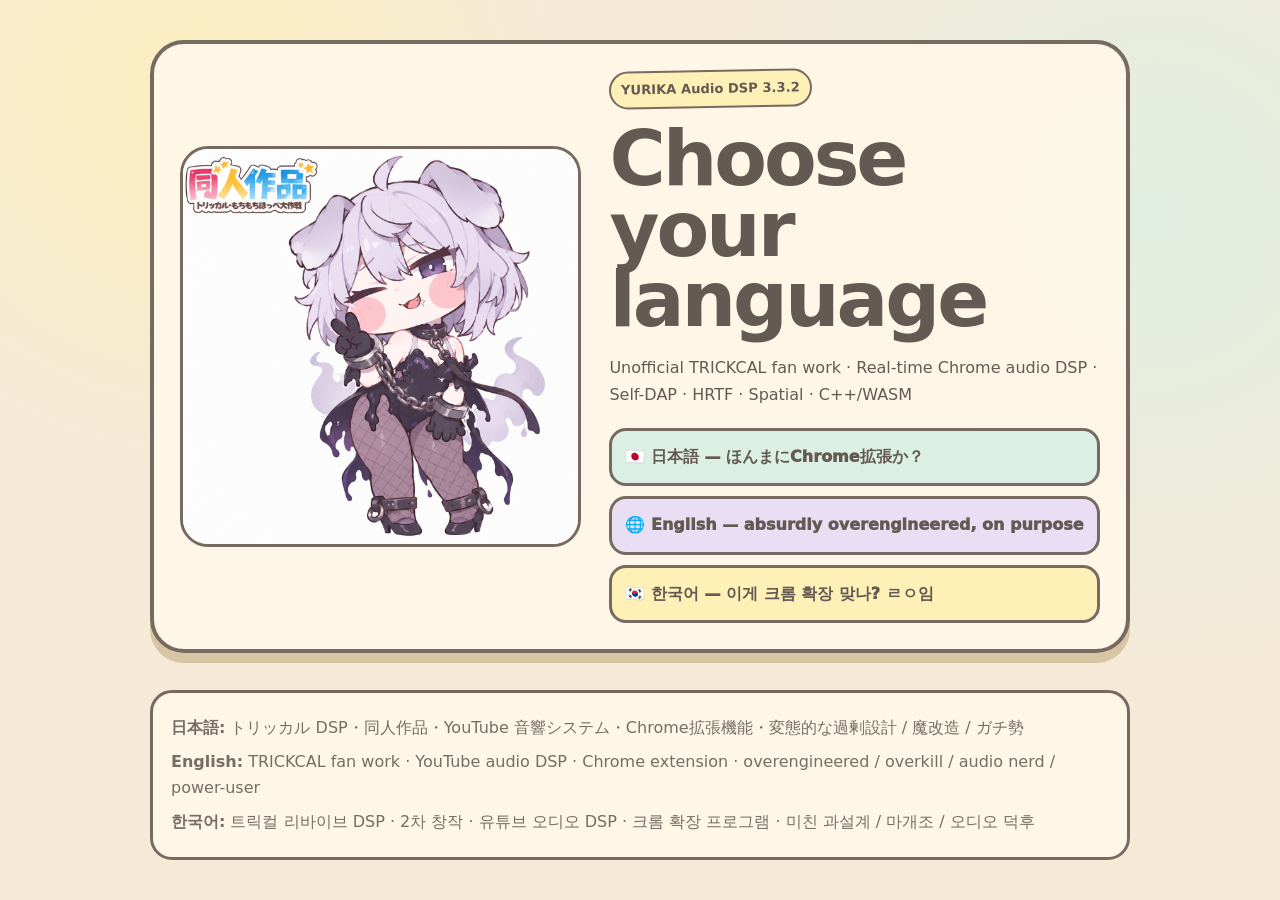
<file: docs/index.html>
<!DOCTYPE html>
<html lang="en">
<head>
<meta name="ahrefs-site-verification" content="604126fbf2a54314426811805adefd7c8c76d71fe3bd62d088fe3e308eae9ae8"/>

<html lang="en"><head><meta charset="utf-8"/><meta content="width=device-width,initial-scale=1" name="viewport"/><title>YURIKA Audio DSP | TRICKCAL fan work · YouTube DSP · Chrome audio extension</title><meta content="YURIKA Audio DSP multilingual portal: TRICKCAL fan work / トリッカル同人作品 / 트릭컬 리바이브 2차 창작. Real-time YouTube audio DSP and Chrome extension with HRTF, spatial audio and C++/WASM virtual amp." name="description"/><link href="site.css" rel="stylesheet"/><meta content="https://masamunekunmaxpower-coder.github.io/YURIKA-Audio-DSP/assets/social-preview.png" property="og:image"/><link href="https://masamunekunmaxpower-coder.github.io/YURIKA-Audio-DSP/" rel="canonical"/><meta content="website" property="og:type"/><meta content="YURIKA Audio DSP" property="og:site_name"/><meta content="YURIKA Audio DSP | TRICKCAL fan work · YouTube DSP · Chrome audio extension" property="og:title"/><meta content="YURIKA Audio DSP multilingual portal: TRICKCAL fan work / トリッカル同人作品 / 트릭컬 리바이브 2차 창작. Real-time YouTube audio DSP and Chrome extension with HRTF, spatial audio and C++/WASM virtual amp." property="og:description"/><meta content="1280" property="og:image:width"/><meta content="640" property="og:image:height"/><meta content="YURIKA Audio DSP social preview" property="og:image:alt"/><meta content="summary_large_image" name="twitter:card"/><meta content="YURIKA Audio DSP | TRICKCAL fan work · YouTube DSP · Chrome audio extension" name="twitter:title"/><meta content="YURIKA Audio DSP multilingual portal: TRICKCAL fan work / トリッカル同人作品 / 트릭컬 리바이브 2차 창작. Real-time YouTube audio DSP and Chrome extension with HRTF, spatial audio and C++/WASM virtual amp." name="twitter:description"/><meta content="https://masamunekunmaxpower-coder.github.io/YURIKA-Audio-DSP/assets/social-preview.png" name="twitter:image"/><meta content="YURIKA Audio DSP social preview" name="twitter:image:alt"/><meta content="index,follow,max-image-preview:large,max-snippet:-1,max-video-preview:-1" name="robots"/><link href="https://masamunekunmaxpower-coder.github.io/YURIKA-Audio-DSP/ja.html" hreflang="ja" rel="alternate"/><link href="https://masamunekunmaxpower-coder.github.io/YURIKA-Audio-DSP/en.html" hreflang="en" rel="alternate"/><link href="https://masamunekunmaxpower-coder.github.io/YURIKA-Audio-DSP/ko.html" hreflang="ko" rel="alternate"/><link href="https://masamunekunmaxpower-coder.github.io/YURIKA-Audio-DSP/" hreflang="x-default" rel="alternate"/><script type="application/ld+json">{"@context":"https://schema.org","@type":"WebSite","name":"YURIKA Audio DSP","url":"https://masamunekunmaxpower-coder.github.io/YURIKA-Audio-DSP/","description":"YURIKA Audio DSP multilingual portal: TRICKCAL fan work / トリッカル同人作品 / 트릭컬 리바이브 2차 창작. Real-time YouTube audio DSP and Chrome extension with HRTF, spatial audio and C++/WASM virtual amp.","inLanguage":["ja","en","ko"],"sameAs":["https://github.com/masamunekunmaxpower-coder/YURIKA-Audio-DSP"]}</script><link href="assets/favicon-48.png" rel="icon" sizes="48x48" type="image/png"/><link href="assets/favicon-96.png" rel="icon" sizes="96x96" type="image/png"/><link href="assets/favicon-192.png" rel="icon" sizes="192x192" type="image/png"/><link href="site.webmanifest" rel="manifest"/></head><body><main class="lang-gateway"><div class="gateway-card"><img alt="YURIKA Audio DSP" src="assets/yurika-hero.png"/><div><span class="kicker">YURIKA Audio DSP 3.3.2</span><h1 style="font-size:clamp(2.3rem,6vw,4.8rem)">Choose<br/>your language</h1><p>Unofficial TRICKCAL fan work · Real-time Chrome audio DSP · Self-DAP · HRTF · Spatial · C++/WASM</p><div class="gateway-links"><a href="ja.html">🇯🇵 日本語 — ほんまにChrome拡張か？</a><a href="en.html">🌐 English — absurdly overengineered, on purpose</a><a href="ko.html">🇰🇷 한국어 — 이게 크롬 확장 맞나? ㄹㅇ임</a></div></div></div><div class="multilingual-summary" id="multilingual-summary"><p><strong>日本語:</strong> トリッカル DSP・同人作品・YouTube 音響システム・Chrome拡張機能・変態的な過剰設計 / 魔改造 / ガチ勢</p>
<p><strong>English:</strong> TRICKCAL fan work · YouTube audio DSP · Chrome extension · overengineered / overkill / audio nerd / power-user</p>
<p><strong>한국어:</strong> 트릭컬 리바이브 DSP · 2차 창작 · 유튜브 오디오 DSP · 크롬 확장 프로그램 · 미친 과설계 / 마개조 / 오디오 덕후</p></div></main></body></html>
</file>
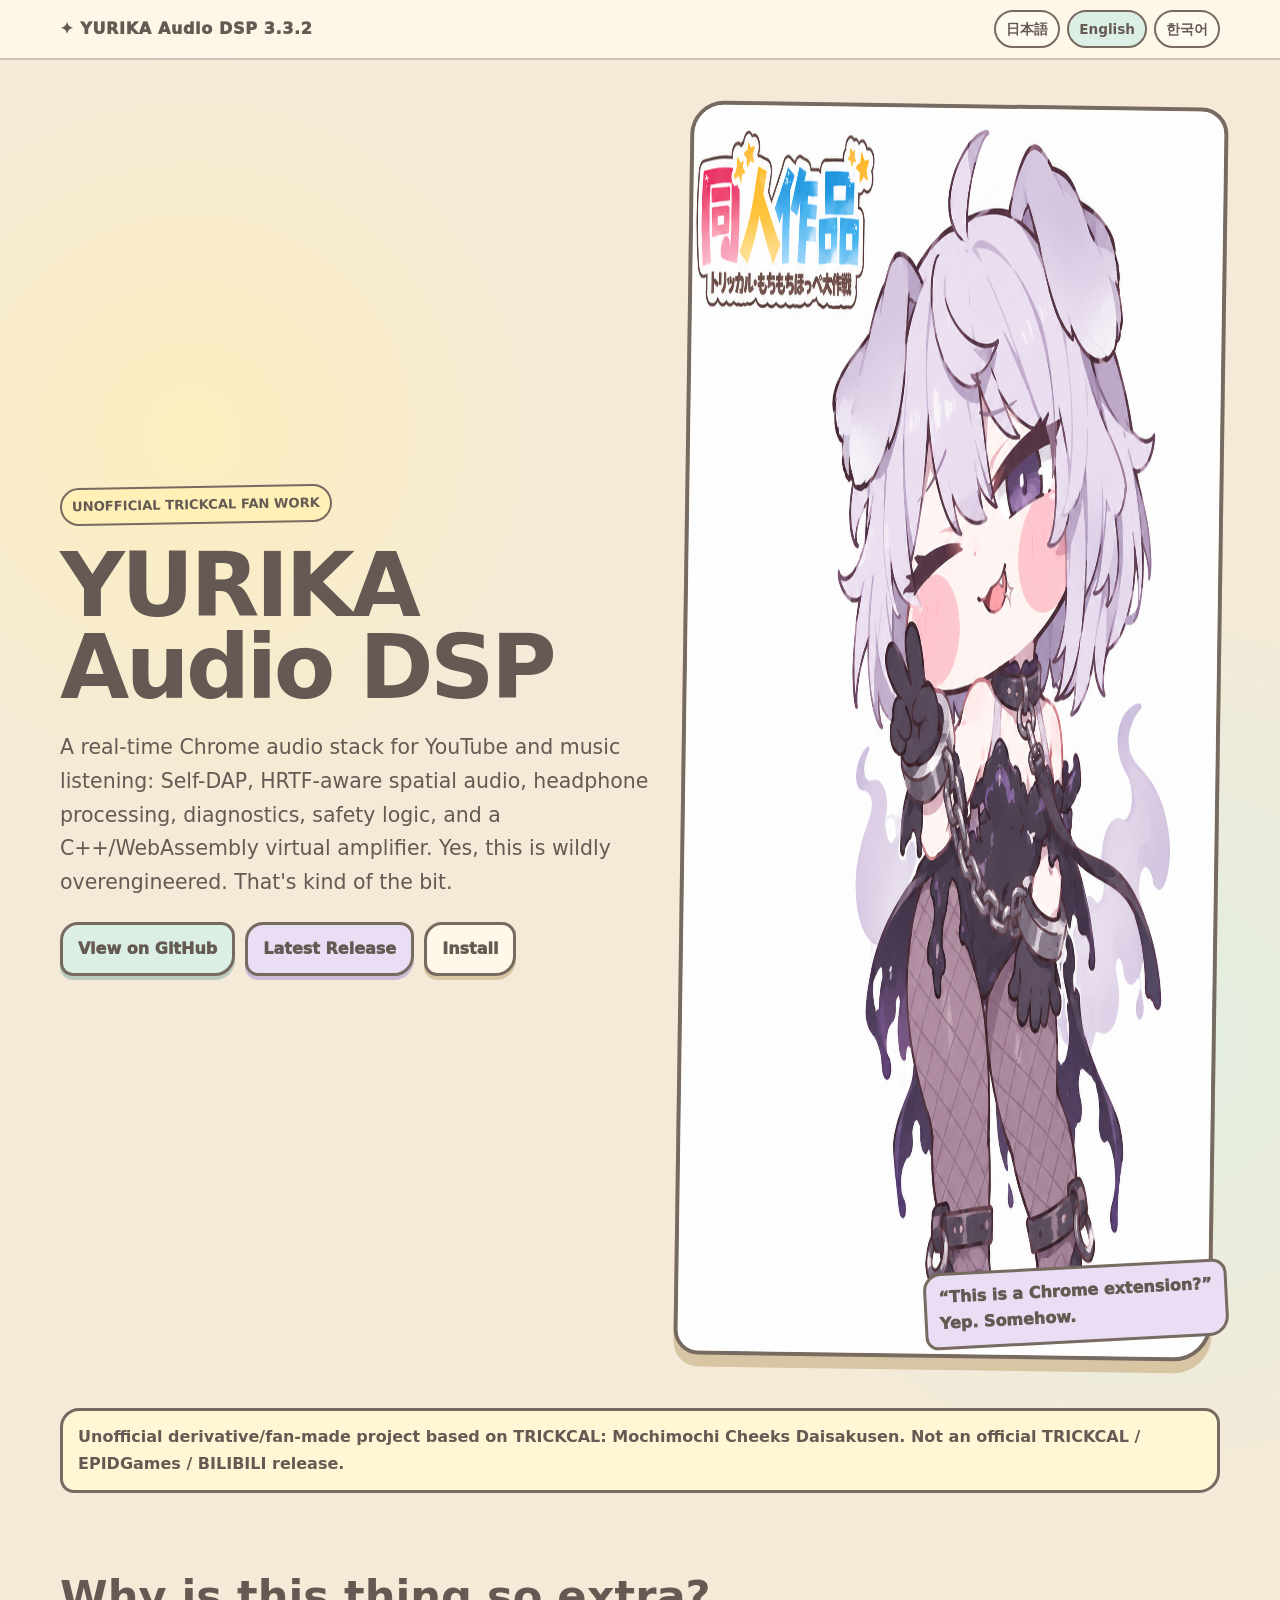
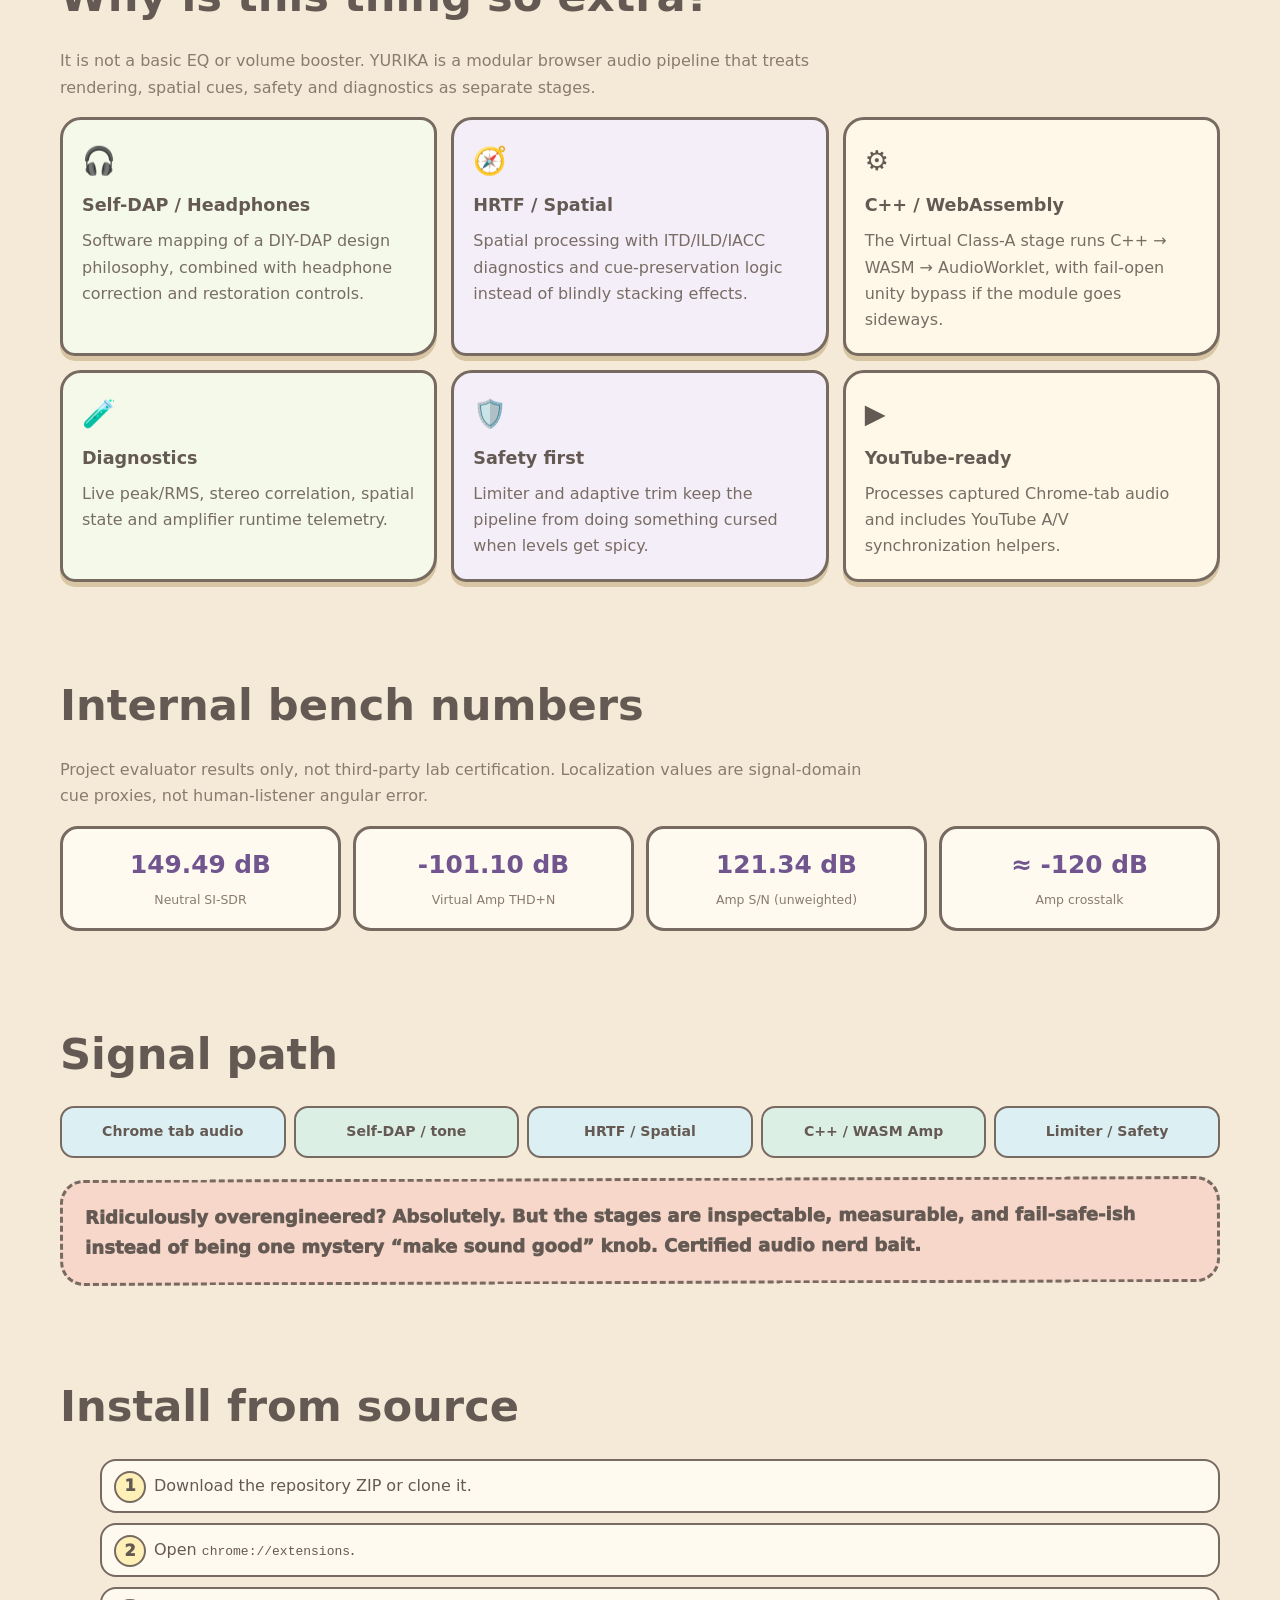
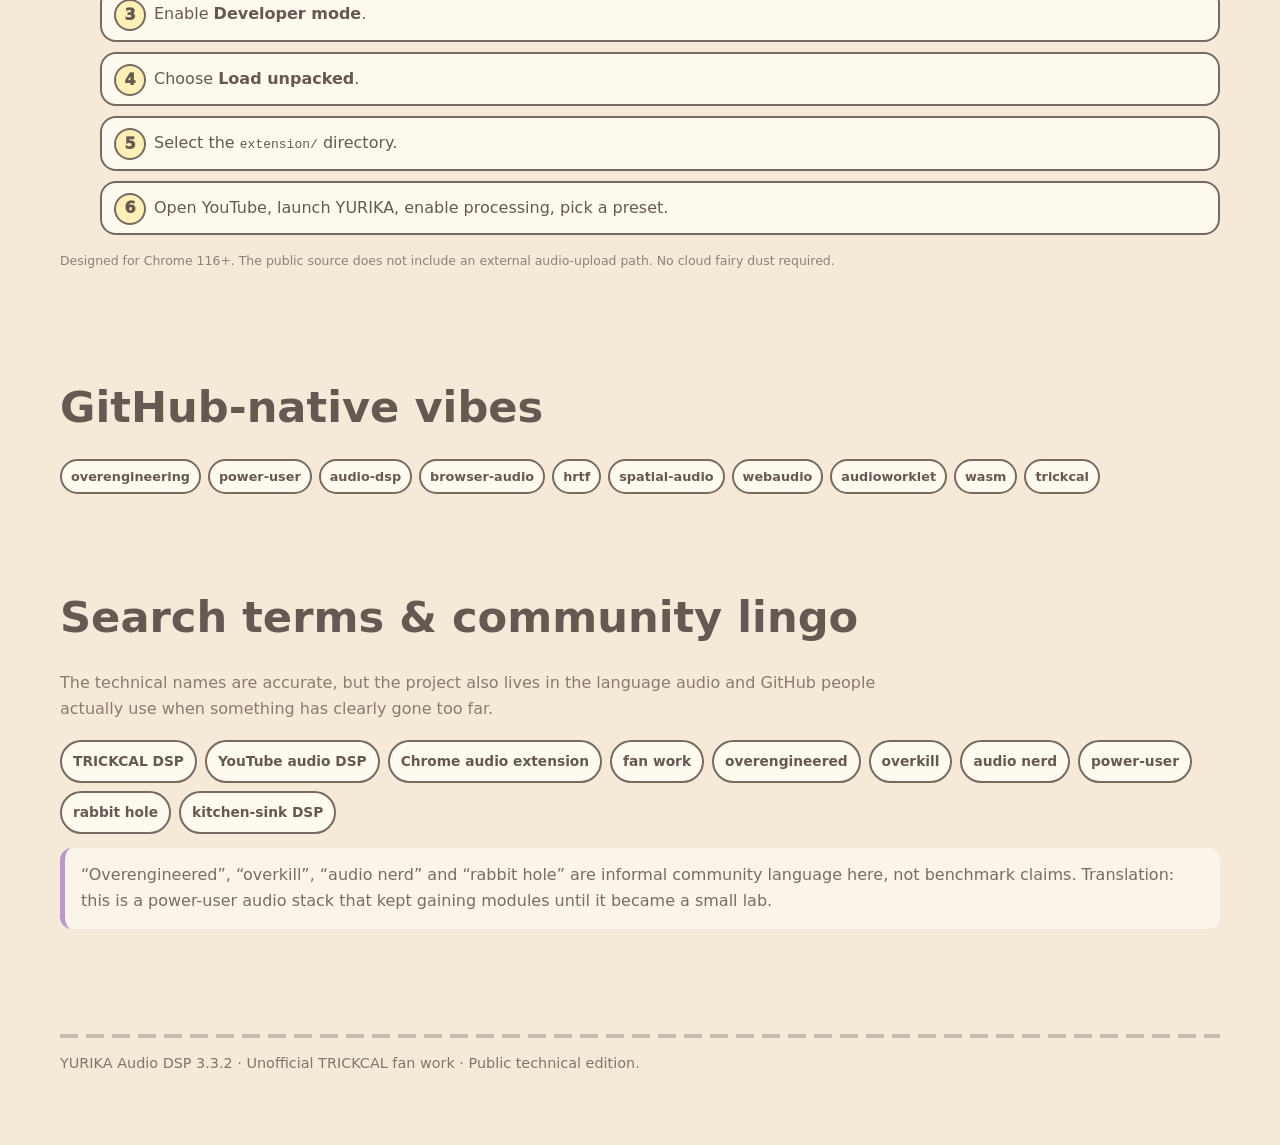
<file: docs/en.html>
<!DOCTYPE html>
<!DOCTYPE html>

<!DOCTYPE html>

<html lang="en">
<head>
<meta charset="utf-8"/><meta content="width=device-width,initial-scale=1" name="viewport"/>
<title>YURIKA Audio DSP | TRICKCAL fan work, YouTube audio DSP &amp; Chrome extension</title>
<meta content="Unofficial TRICKCAL fan work and real-time audio system for YouTube in Chrome: Self-DAP, HRTF spatial/binaural headphone audio, WebAudio/AudioWorklet, C++/WASM virtual amp and unapologetically overengineered diagnostics." name="description"/>
<meta content="TRICKCAL, TRICKCAL fan work, fan project, audio DSP, audio system, Chrome extension, YouTube audio, YouTube DSP, HRTF, spatial audio, binaural audio, headphone audio, WebAudio, AudioWorklet, WebAssembly, WASM, virtual amplifier, high fidelity, overengineered, ridiculously overengineered, overkill, audio nerd, power user, rabbit hole, enthusiast-grade, kitchen-sink DSP" name="keywords"/>
<meta content="#fff0b7" name="theme-color"/>
<link href="https://masamunekunmaxpower-coder.github.io/YURIKA-Audio-DSP/en.html" rel="canonical"/>
<link href="https://masamunekunmaxpower-coder.github.io/YURIKA-Audio-DSP/ja.html" hreflang="ja" rel="alternate"/>
<link href="https://masamunekunmaxpower-coder.github.io/YURIKA-Audio-DSP/en.html" hreflang="en" rel="alternate"/>
<link href="https://masamunekunmaxpower-coder.github.io/YURIKA-Audio-DSP/ko.html" hreflang="ko" rel="alternate"/>
<link href="https://masamunekunmaxpower-coder.github.io/YURIKA-Audio-DSP/" hreflang="x-default" rel="alternate"/>
<link href="site.css" rel="stylesheet"/>
<meta content="website" property="og:type"/><meta content="YURIKA Audio DSP | TRICKCAL fan work, YouTube audio DSP &amp; Chrome extension" property="og:title"/><meta content="Unofficial TRICKCAL fan work and real-time audio system for YouTube in Chrome: Self-DAP, HRTF spatial/binaural headphone audio, WebAudio/AudioWorklet, C++/WASM virtual amp and unapologetically overengineered diagnostics." property="og:description"/><meta content="https://masamunekunmaxpower-coder.github.io/YURIKA-Audio-DSP/en.html" property="og:url"/><meta content="https://masamunekunmaxpower-coder.github.io/YURIKA-Audio-DSP/assets/social-preview.png" property="og:image"/>
<meta content="summary_large_image" name="twitter:card"/>
<meta content="YURIKA Audio DSP" property="og:site_name"/><meta content="1280" property="og:image:width"/><meta content="640" property="og:image:height"/><meta content="YURIKA Audio DSP social preview" property="og:image:alt"/><meta content="YURIKA Audio DSP | TRICKCAL fan work, YouTube audio DSP &amp; Chrome extension" name="twitter:title"/><meta content="Unofficial TRICKCAL fan work and real-time audio system for YouTube in Chrome: Self-DAP, HRTF spatial/binaural headphone audio, WebAudio/AudioWorklet, C++/WASM virtual amp and unapologetically overengineered diagnostics." name="twitter:description"/><meta content="https://masamunekunmaxpower-coder.github.io/YURIKA-Audio-DSP/assets/social-preview.png" name="twitter:image"/><meta content="YURIKA Audio DSP social preview" name="twitter:image:alt"/><meta content="index,follow,max-image-preview:large,max-snippet:-1,max-video-preview:-1" name="robots"/><meta content="index,follow,max-image-preview:large,max-snippet:-1,max-video-preview:-1" name="googlebot"/><meta content="en_US" property="og:locale"/><meta content="ja_JP" property="og:locale:alternate"/><meta content="ko_KR" property="og:locale:alternate"/><link as="image" fetchpriority="high" href="assets/yurika-hero.png" rel="preload"/><script type="application/ld+json">{"@context":"https://schema.org","@graph":[{"@type":"WebSite","@id":"https://masamunekunmaxpower-coder.github.io/YURIKA-Audio-DSP/#website","url":"https://masamunekunmaxpower-coder.github.io/YURIKA-Audio-DSP/","name":"YURIKA Audio DSP","inLanguage":["ja","en","ko"]},{"@type":"WebPage","@id":"https://masamunekunmaxpower-coder.github.io/YURIKA-Audio-DSP/en.html#webpage","url":"https://masamunekunmaxpower-coder.github.io/YURIKA-Audio-DSP/en.html","name":"YURIKA Audio DSP | TRICKCAL fan work, YouTube audio DSP & Chrome extension","description":"Unofficial TRICKCAL fan work and real-time audio system for YouTube in Chrome: Self-DAP, HRTF spatial/binaural headphone audio, WebAudio/AudioWorklet, C++/WASM virtual amp and unapologetically overengineered diagnostics.","inLanguage":"en","isPartOf":{"@id":"https://masamunekunmaxpower-coder.github.io/YURIKA-Audio-DSP/#website"},"primaryImageOfPage":{"@type":"ImageObject","url":"https://masamunekunmaxpower-coder.github.io/YURIKA-Audio-DSP/assets/social-preview.png","width":1280,"height":640}},{"@type":"SoftwareApplication","@id":"https://masamunekunmaxpower-coder.github.io/YURIKA-Audio-DSP/#software","name":"YURIKA Audio DSP","alternateName":["TRICKCAL DSP","YURIKA Chrome Audio DSP"],"softwareVersion":"3.3.2","applicationCategory":"MultimediaApplication","operatingSystem":"Chrome 116+","isAccessibleForFree":true,"url":"https://masamunekunmaxpower-coder.github.io/YURIKA-Audio-DSP/en.html","codeRepository":"https://github.com/masamunekunmaxpower-coder/YURIKA-Audio-DSP","downloadUrl":"https://github.com/masamunekunmaxpower-coder/YURIKA-Audio-DSP/releases/latest","image":"https://masamunekunmaxpower-coder.github.io/YURIKA-Audio-DSP/assets/social-preview.png","inLanguage":"en","description":"Unofficial TRICKCAL fan work and real-time audio system for YouTube in Chrome: Self-DAP, HRTF spatial/binaural headphone audio, WebAudio/AudioWorklet, C++/WASM virtual amp and unapologetically overengineered diagnostics.","keywords":["TRICKCAL","TRICKCAL fan work","fan project","audio DSP","audio system","Chrome extension","YouTube audio","YouTube DSP","HRTF","spatial audio","binaural audio","headphone audio","WebAudio","AudioWorklet","WebAssembly","WASM","virtual amplifier","high fidelity","overengineered","ridiculously overengineered","overkill","audio nerd","power user","rabbit hole","enthusiast-grade","kitchen-sink DSP"],"featureList":["Real-time Chrome tab audio DSP","Self-DAP","HRTF spatial audio","Binaural/headphone processing","WebAudio and AudioWorklet","C++/WebAssembly virtual amplifier","YouTube A/V synchronization helper","Limiter and adaptive safety","Live diagnostics"]}]}</script><link href="assets/favicon-48.png" rel="icon" sizes="48x48" type="image/png"/><link href="assets/favicon-96.png" rel="icon" sizes="96x96" type="image/png"/><link href="assets/favicon-192.png" rel="icon" sizes="192x192" type="image/png"/><link href="site.webmanifest" rel="manifest"/></head><body><div class="topbar"><div class="wrap nav"><div class="brand">✦ YURIKA Audio DSP 3.3.2</div><div class="langs"><a class="lang" href="ja.html">日本語</a><a class="lang active" href="en.html">English</a><a class="lang" href="ko.html">한국어</a></div></div></div>
<main><div class="wrap hero"><div><span class="kicker">UNOFFICIAL TRICKCAL FAN WORK</span><h1>YURIKA<br/>Audio DSP</h1><p class="lead">A real-time Chrome audio stack for YouTube and music listening: Self-DAP, HRTF-aware spatial audio, headphone processing, diagnostics, safety logic, and a C++/WebAssembly virtual amplifier. Yes, this is wildly overengineered. That's kind of the bit.</p><div class="cta"><a class="btn" href="https://github.com/masamunekunmaxpower-coder/YURIKA-Audio-DSP">View on GitHub</a><a class="btn alt" href="https://github.com/masamunekunmaxpower-coder/YURIKA-Audio-DSP/releases/latest">Latest Release</a><a class="btn soft" href="#install">Install</a></div></div><div class="hero-art"><img alt="YURIKA Audio DSP fan artwork" decoding="async" fetchpriority="high" height="1254" loading="eager" src="assets/yurika-hero.png" width="1254"/><div class="sticker">“This is a Chrome extension?”<br/>Yep. Somehow.</div></div></div>
<div class="wrap"><div class="notice">Unofficial derivative/fan-made project based on TRICKCAL: Mochimochi Cheeks Daisakusen. Not an official TRICKCAL / EPIDGames / BILIBILI release.</div></div>
<section class="section"><div class="wrap"><h2>Why is this thing so extra?</h2><p class="section-intro">It is not a basic EQ or volume booster. YURIKA is a modular browser audio pipeline that treats rendering, spatial cues, safety and diagnostics as separate stages.</p><div class="grid"><article class="card"><span class="icon">🎧</span><h3>Self-DAP / Headphones</h3><p>Software mapping of a DIY-DAP design philosophy, combined with headphone correction and restoration controls.</p></article><article class="card"><span class="icon">🧭</span><h3>HRTF / Spatial</h3><p>Spatial processing with ITD/ILD/IACC diagnostics and cue-preservation logic instead of blindly stacking effects.</p></article><article class="card"><span class="icon">⚙️</span><h3>C++ / WebAssembly</h3><p>The Virtual Class-A stage runs C++ → WASM → AudioWorklet, with fail-open unity bypass if the module goes sideways.</p></article><article class="card"><span class="icon">🧪</span><h3>Diagnostics</h3><p>Live peak/RMS, stereo correlation, spatial state and amplifier runtime telemetry.</p></article><article class="card"><span class="icon">🛡️</span><h3>Safety first</h3><p>Limiter and adaptive trim keep the pipeline from doing something cursed when levels get spicy.</p></article><article class="card"><span class="icon">▶️</span><h3>YouTube-ready</h3><p>Processes captured Chrome-tab audio and includes YouTube A/V synchronization helpers.</p></article></div></div></section>
<section class="section"><div class="wrap"><h2>Internal bench numbers</h2><p class="section-intro">Project evaluator results only, not third-party lab certification. Localization values are signal-domain cue proxies, not human-listener angular error.</p><div class="metrics">
<div class="metric"><strong>149.49 dB</strong><span>Neutral SI-SDR</span></div>
<div class="metric"><strong>-101.10 dB</strong><span>Virtual Amp THD+N</span></div>
<div class="metric"><strong>121.34 dB</strong><span>Amp S/N (unweighted)</span></div>
<div class="metric"><strong>≈ -120 dB</strong><span>Amp crosstalk</span></div>
</div></div></section>
<section class="section"><div class="wrap"><h2>Signal path</h2><div class="pipeline"><div class="step">Chrome tab audio</div><div class="step">Self-DAP / tone</div><div class="step">HRTF / Spatial</div><div class="step">C++ / WASM Amp</div><div class="step">Limiter / Safety</div></div><div class="slang" style="margin-top:20px">Ridiculously overengineered? Absolutely. But the stages are inspectable, measurable, and fail-safe-ish instead of being one mystery “make sound good” knob. Certified audio nerd bait.</div></div></section>
<section class="section" id="install"><div class="wrap"><h2>Install from source</h2><ol class="install"><li>Download the repository ZIP or clone it.</li><li>Open <code>chrome://extensions</code>.</li><li>Enable <strong>Developer mode</strong>.</li><li>Choose <strong>Load unpacked</strong>.</li><li>Select the <code>extension/</code> directory.</li><li>Open YouTube, launch YURIKA, enable processing, pick a preset.</li></ol><p class="tiny">Designed for Chrome 116+. The public source does not include an external audio-upload path. No cloud fairy dust required.</p></div></section>
<section class="section"><div class="wrap"><h2>GitHub-native vibes</h2><div class="tags"><span class="tag">overengineering</span><span class="tag">power-user</span><span class="tag">audio-dsp</span><span class="tag">browser-audio</span><span class="tag">hrtf</span><span class="tag">spatial-audio</span><span class="tag">webaudio</span><span class="tag">audioworklet</span><span class="tag">wasm</span><span class="tag">trickcal</span></div></div></section>
</main><section class="section search-community" id="search-community"><div class="wrap"><h2>Search terms &amp; community lingo</h2><p class="section-intro">The technical names are accurate, but the project also lives in the language audio and GitHub people actually use when something has clearly gone too far.</p><div class="search-chips"><span class="search-chip">TRICKCAL DSP</span><span class="search-chip">YouTube audio DSP</span><span class="search-chip">Chrome audio extension</span><span class="search-chip">fan work</span><span class="search-chip">overengineered</span><span class="search-chip">overkill</span><span class="search-chip">audio nerd</span><span class="search-chip">power-user</span><span class="search-chip">rabbit hole</span><span class="search-chip">kitchen-sink DSP</span></div><p class="slang-note">“Overengineered”, “overkill”, “audio nerd” and “rabbit hole” are informal community language here, not benchmark claims. Translation: this is a power-user audio stack that kept gaining modules until it became a small lab.</p></div></section><footer class="footer"><div class="wrap"><hr class="divider"/><p>YURIKA Audio DSP 3.3.2 · Unofficial TRICKCAL fan work · Public technical edition.</p></div></footer></body></html>
</file>
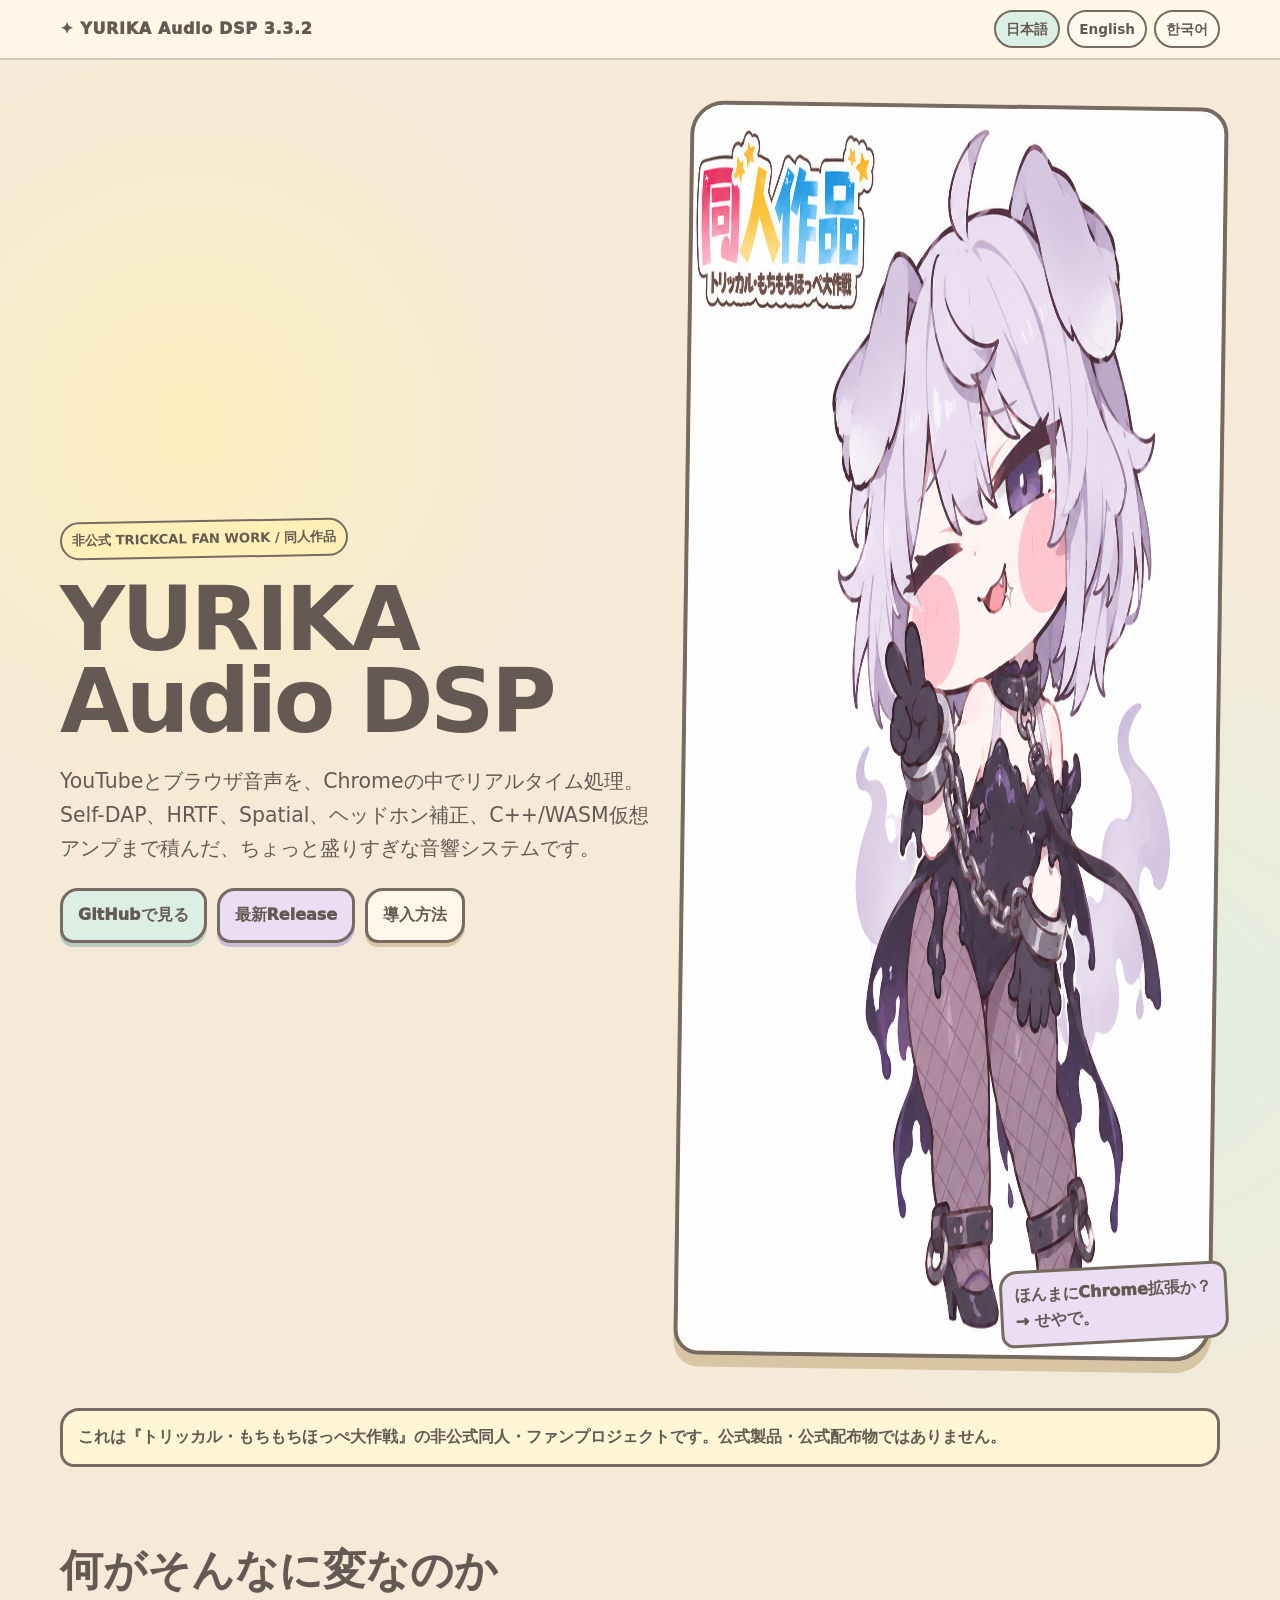
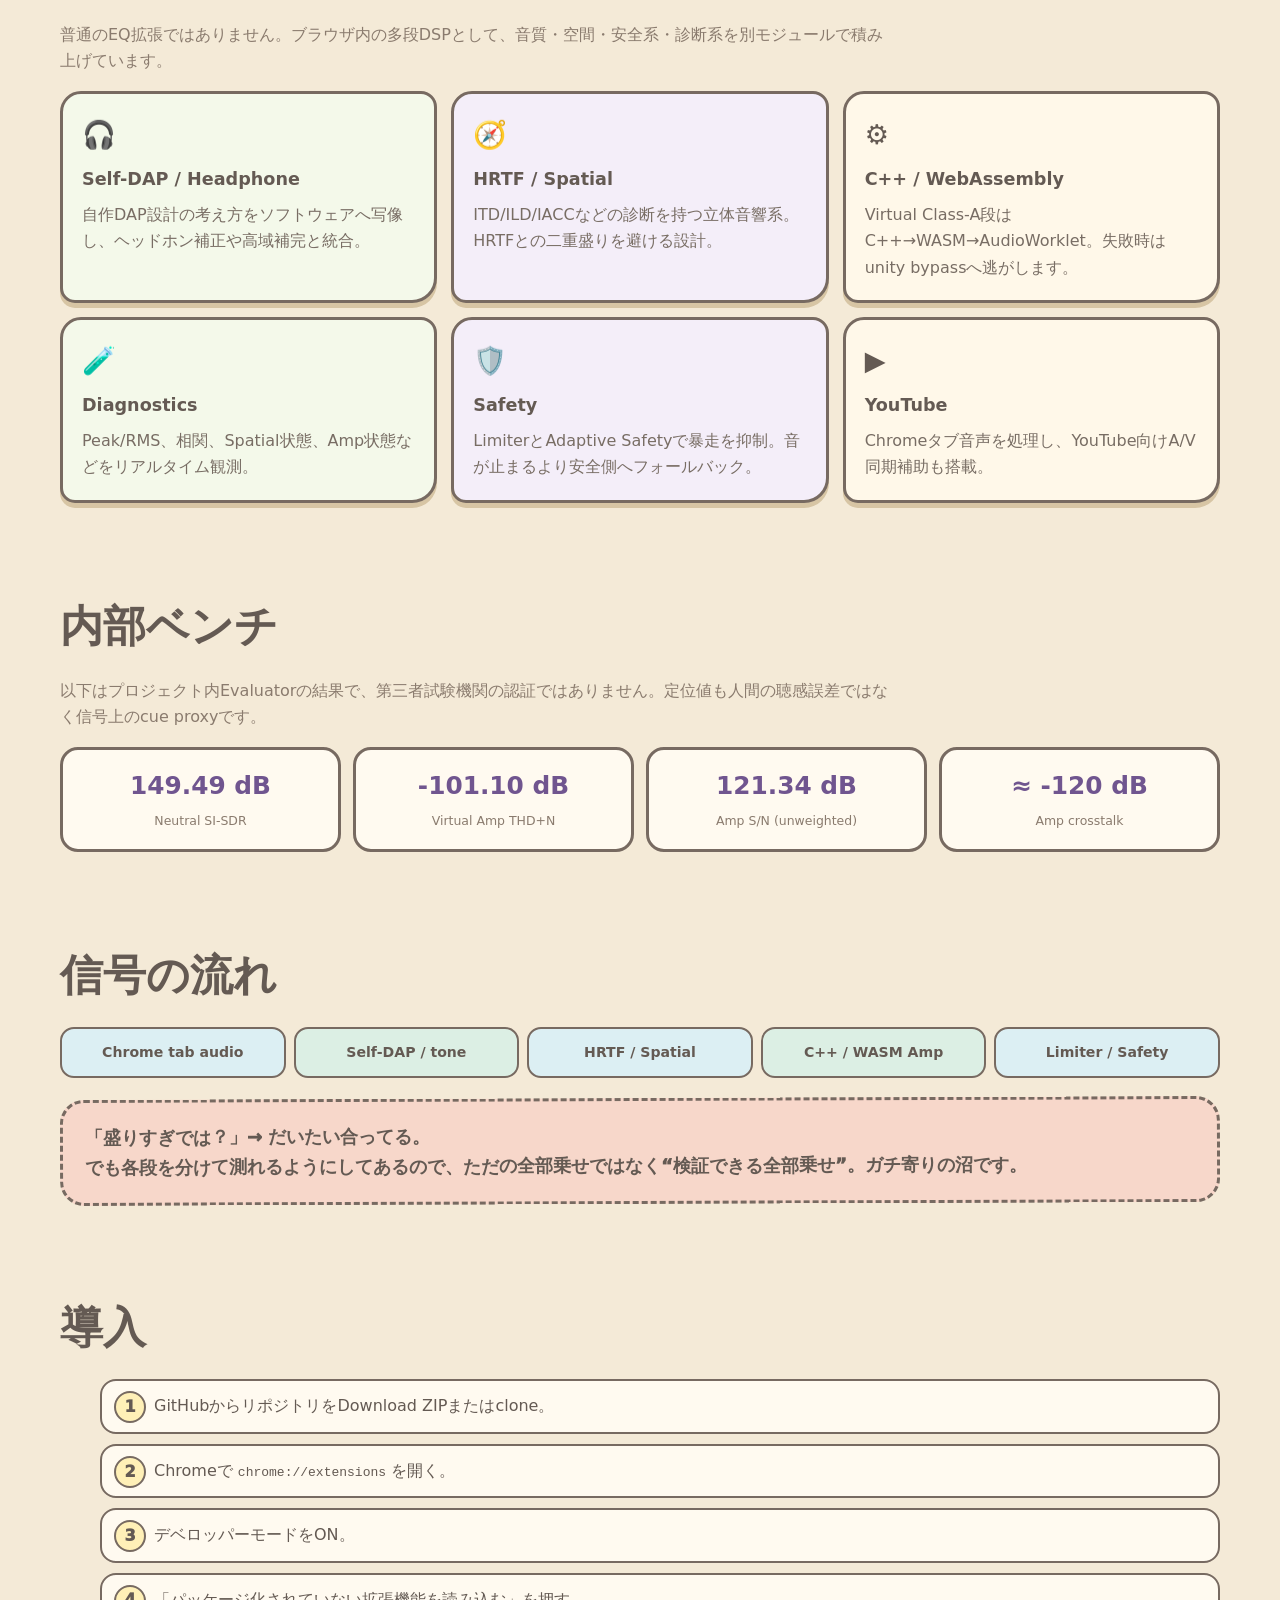
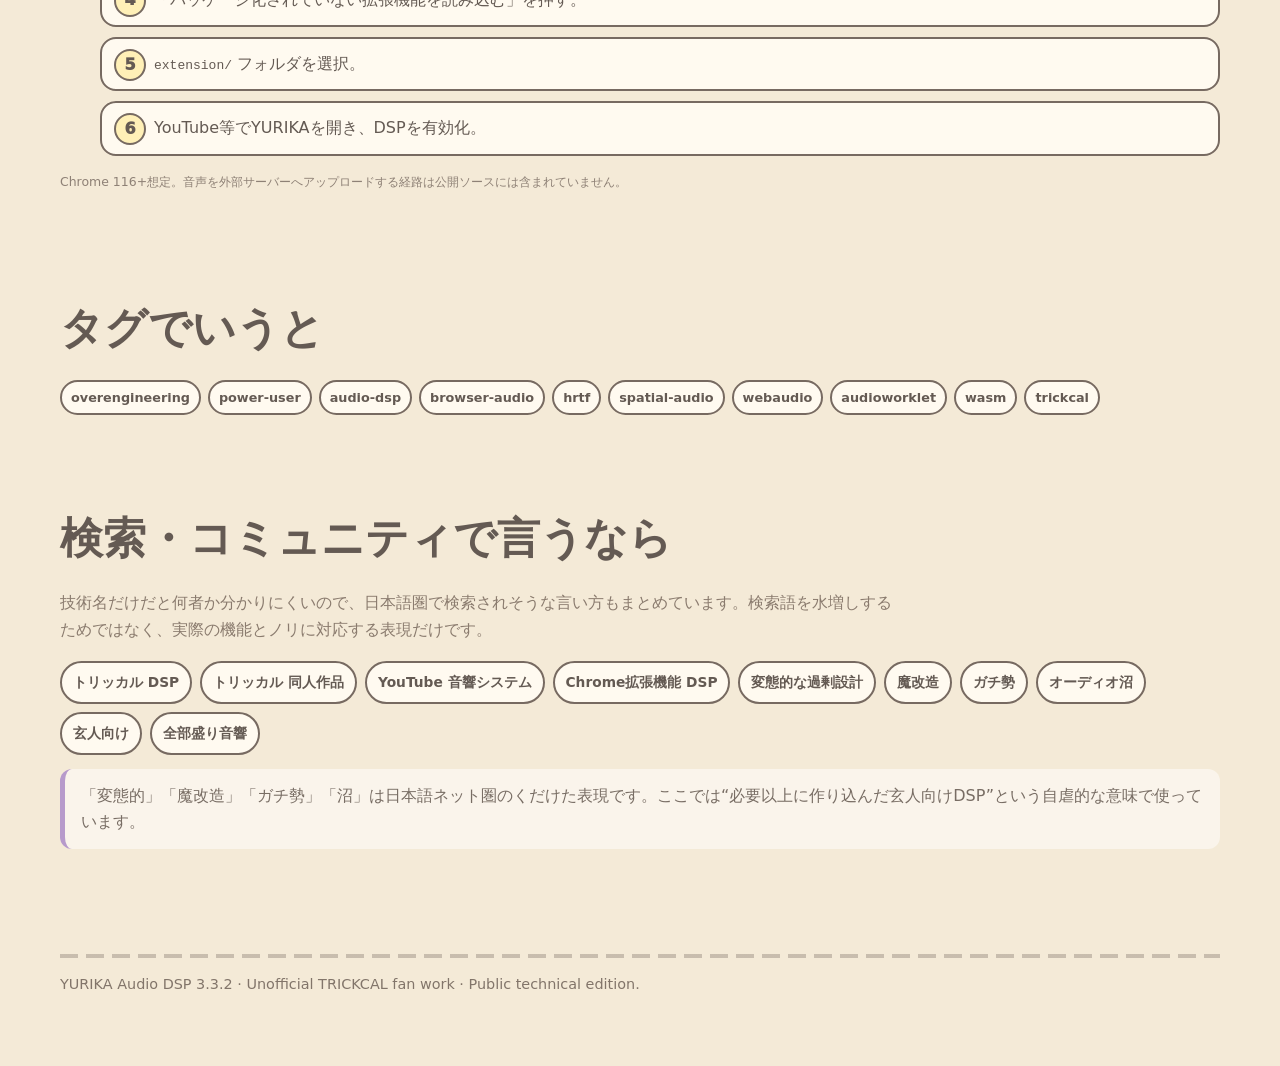
<file: docs/ja.html>
<!DOCTYPE html>
<!DOCTYPE html>

<!DOCTYPE html>

<html lang="ja">
<head>
<meta charset="utf-8"/><meta content="width=device-width,initial-scale=1" name="viewport"/>
<title>YURIKA Audio DSP | トリッカル同人作品・YouTube音響システム・Chrome拡張機能</title>
<meta content="トリッカル非公式同人作品のリアルタイム音響システム。YouTube向けChrome拡張機能としてSelf-DAP、HRTF、立体音響、C++/WASM仮想アンプを統合した変態的なほど過剰設計のオーディオDSP。" name="description"/>
<meta content="トリッカル, トリッカル・もちもちほっぺ大作戦, DSP, オーディオDSP, 音響システム, Chrome拡張機能, Chrome拡張, YouTube, ユーチューブ, 同人作品, 二次創作, HRTF, 立体音響, 高音質, ヘッドホン, WebAudio, AudioWorklet, WebAssembly, WASM, 仮想アンプ, 変態的, 過剰設計, 魔改造, ガチ勢, オーディオ沼, 玄人向け, 全部盛り" name="keywords"/>
<meta content="#fff0b7" name="theme-color"/>
<link href="https://masamunekunmaxpower-coder.github.io/YURIKA-Audio-DSP/ja.html" rel="canonical"/>
<link href="https://masamunekunmaxpower-coder.github.io/YURIKA-Audio-DSP/ja.html" hreflang="ja" rel="alternate"/>
<link href="https://masamunekunmaxpower-coder.github.io/YURIKA-Audio-DSP/en.html" hreflang="en" rel="alternate"/>
<link href="https://masamunekunmaxpower-coder.github.io/YURIKA-Audio-DSP/ko.html" hreflang="ko" rel="alternate"/>
<link href="https://masamunekunmaxpower-coder.github.io/YURIKA-Audio-DSP/" hreflang="x-default" rel="alternate"/>
<link href="site.css" rel="stylesheet"/>
<meta content="website" property="og:type"/><meta content="YURIKA Audio DSP | トリッカル同人作品・YouTube音響システム・Chrome拡張機能" property="og:title"/><meta content="トリッカル非公式同人作品のリアルタイム音響システム。YouTube向けChrome拡張機能としてSelf-DAP、HRTF、立体音響、C++/WASM仮想アンプを統合した変態的なほど過剰設計のオーディオDSP。" property="og:description"/><meta content="https://masamunekunmaxpower-coder.github.io/YURIKA-Audio-DSP/ja.html" property="og:url"/><meta content="https://masamunekunmaxpower-coder.github.io/YURIKA-Audio-DSP/assets/social-preview.png" property="og:image"/>
<meta content="summary_large_image" name="twitter:card"/>
<meta content="YURIKA Audio DSP" property="og:site_name"/><meta content="1280" property="og:image:width"/><meta content="640" property="og:image:height"/><meta content="YURIKA Audio DSP social preview" property="og:image:alt"/><meta content="YURIKA Audio DSP | トリッカル同人作品・YouTube音響システム・Chrome拡張機能" name="twitter:title"/><meta content="トリッカル非公式同人作品のリアルタイム音響システム。YouTube向けChrome拡張機能としてSelf-DAP、HRTF、立体音響、C++/WASM仮想アンプを統合した変態的なほど過剰設計のオーディオDSP。" name="twitter:description"/><meta content="https://masamunekunmaxpower-coder.github.io/YURIKA-Audio-DSP/assets/social-preview.png" name="twitter:image"/><meta content="YURIKA Audio DSP social preview" name="twitter:image:alt"/><meta content="index,follow,max-image-preview:large,max-snippet:-1,max-video-preview:-1" name="robots"/><meta content="index,follow,max-image-preview:large,max-snippet:-1,max-video-preview:-1" name="googlebot"/><meta content="ja_JP" property="og:locale"/><meta content="en_US" property="og:locale:alternate"/><meta content="ko_KR" property="og:locale:alternate"/><link as="image" fetchpriority="high" href="assets/yurika-hero.png" rel="preload"/><script type="application/ld+json">{"@context":"https://schema.org","@graph":[{"@type":"WebSite","@id":"https://masamunekunmaxpower-coder.github.io/YURIKA-Audio-DSP/#website","url":"https://masamunekunmaxpower-coder.github.io/YURIKA-Audio-DSP/","name":"YURIKA Audio DSP","inLanguage":["ja","en","ko"]},{"@type":"WebPage","@id":"https://masamunekunmaxpower-coder.github.io/YURIKA-Audio-DSP/ja.html#webpage","url":"https://masamunekunmaxpower-coder.github.io/YURIKA-Audio-DSP/ja.html","name":"YURIKA Audio DSP | トリッカル同人作品・YouTube音響システム・Chrome拡張機能","description":"トリッカル非公式同人作品のリアルタイム音響システム。YouTube向けChrome拡張機能としてSelf-DAP、HRTF、立体音響、C++/WASM仮想アンプを統合した変態的なほど過剰設計のオーディオDSP。","inLanguage":"ja","isPartOf":{"@id":"https://masamunekunmaxpower-coder.github.io/YURIKA-Audio-DSP/#website"},"primaryImageOfPage":{"@type":"ImageObject","url":"https://masamunekunmaxpower-coder.github.io/YURIKA-Audio-DSP/assets/social-preview.png","width":1280,"height":640}},{"@type":"SoftwareApplication","@id":"https://masamunekunmaxpower-coder.github.io/YURIKA-Audio-DSP/#software","name":"YURIKA Audio DSP","alternateName":["TRICKCAL DSP","YURIKA Chrome Audio DSP"],"softwareVersion":"3.3.2","applicationCategory":"MultimediaApplication","operatingSystem":"Chrome 116+","isAccessibleForFree":true,"url":"https://masamunekunmaxpower-coder.github.io/YURIKA-Audio-DSP/ja.html","codeRepository":"https://github.com/masamunekunmaxpower-coder/YURIKA-Audio-DSP","downloadUrl":"https://github.com/masamunekunmaxpower-coder/YURIKA-Audio-DSP/releases/latest","image":"https://masamunekunmaxpower-coder.github.io/YURIKA-Audio-DSP/assets/social-preview.png","inLanguage":"ja","description":"トリッカル非公式同人作品のリアルタイム音響システム。YouTube向けChrome拡張機能としてSelf-DAP、HRTF、立体音響、C++/WASM仮想アンプを統合した変態的なほど過剰設計のオーディオDSP。","keywords":["トリッカル","トリッカル・もちもちほっぺ大作戦","DSP","オーディオDSP","音響システム","Chrome拡張機能","Chrome拡張","YouTube","ユーチューブ","同人作品","二次創作","HRTF","立体音響","高音質","ヘッドホン","WebAudio","AudioWorklet","WebAssembly","WASM","仮想アンプ","変態的","過剰設計","魔改造","ガチ勢","オーディオ沼","玄人向け","全部盛り"],"featureList":["Real-time Chrome tab audio DSP","Self-DAP","HRTF spatial audio","Binaural/headphone processing","WebAudio and AudioWorklet","C++/WebAssembly virtual amplifier","YouTube A/V synchronization helper","Limiter and adaptive safety","Live diagnostics"]}]}</script><link href="assets/favicon-48.png" rel="icon" sizes="48x48" type="image/png"/><link href="assets/favicon-96.png" rel="icon" sizes="96x96" type="image/png"/><link href="assets/favicon-192.png" rel="icon" sizes="192x192" type="image/png"/><link href="site.webmanifest" rel="manifest"/></head><body><div class="topbar"><div class="wrap nav"><div class="brand">✦ YURIKA Audio DSP 3.3.2</div><div class="langs"><a class="lang active" href="ja.html">日本語</a><a class="lang" href="en.html">English</a><a class="lang" href="ko.html">한국어</a></div></div></div>
<main><div class="wrap hero"><div><span class="kicker">非公式 TRICKCAL FAN WORK / 同人作品</span><h1>YURIKA<br/>Audio DSP</h1><p class="lead">YouTubeとブラウザ音声を、Chromeの中でリアルタイム処理。Self-DAP、HRTF、Spatial、ヘッドホン補正、C++/WASM仮想アンプまで積んだ、ちょっと盛りすぎな音響システムです。</p><div class="cta"><a class="btn" href="https://github.com/masamunekunmaxpower-coder/YURIKA-Audio-DSP">GitHubで見る</a><a class="btn alt" href="https://github.com/masamunekunmaxpower-coder/YURIKA-Audio-DSP/releases/latest">最新Release</a><a class="btn soft" href="#install">導入方法</a></div></div><div class="hero-art"><img alt="YURIKA Audio DSP fan artwork" decoding="async" fetchpriority="high" height="1254" loading="eager" src="assets/yurika-hero.png" width="1254"/><div class="sticker">ほんまにChrome拡張か？<br/>→ せやで。</div></div></div>
<div class="wrap"><div class="notice">これは『トリッカル・もちもちほっぺ大作戦』の非公式同人・ファンプロジェクトです。公式製品・公式配布物ではありません。</div></div>
<section class="section"><div class="wrap"><h2>何がそんなに変なのか</h2><p class="section-intro">普通のEQ拡張ではありません。ブラウザ内の多段DSPとして、音質・空間・安全系・診断系を別モジュールで積み上げています。</p><div class="grid"><article class="card"><span class="icon">🎧</span><h3>Self-DAP / Headphone</h3><p>自作DAP設計の考え方をソフトウェアへ写像し、ヘッドホン補正や高域補完と統合。</p></article><article class="card"><span class="icon">🧭</span><h3>HRTF / Spatial</h3><p>ITD/ILD/IACCなどの診断を持つ立体音響系。HRTFとの二重盛りを避ける設計。</p></article><article class="card"><span class="icon">⚙️</span><h3>C++ / WebAssembly</h3><p>Virtual Class-A段はC++→WASM→AudioWorklet。失敗時はunity bypassへ逃がします。</p></article><article class="card"><span class="icon">🧪</span><h3>Diagnostics</h3><p>Peak/RMS、相関、Spatial状態、Amp状態などをリアルタイム観測。</p></article><article class="card"><span class="icon">🛡️</span><h3>Safety</h3><p>LimiterとAdaptive Safetyで暴走を抑制。音が止まるより安全側へフォールバック。</p></article><article class="card"><span class="icon">▶️</span><h3>YouTube</h3><p>Chromeタブ音声を処理し、YouTube向けA/V同期補助も搭載。</p></article></div></div></section>
<section class="section"><div class="wrap"><h2>内部ベンチ</h2><p class="section-intro">以下はプロジェクト内Evaluatorの結果で、第三者試験機関の認証ではありません。定位値も人間の聴感誤差ではなく信号上のcue proxyです。</p><div class="metrics">
<div class="metric"><strong>149.49 dB</strong><span>Neutral SI-SDR</span></div>
<div class="metric"><strong>-101.10 dB</strong><span>Virtual Amp THD+N</span></div>
<div class="metric"><strong>121.34 dB</strong><span>Amp S/N (unweighted)</span></div>
<div class="metric"><strong>≈ -120 dB</strong><span>Amp crosstalk</span></div>
</div></div></section>
<section class="section"><div class="wrap"><h2>信号の流れ</h2><div class="pipeline"><div class="step">Chrome tab audio</div><div class="step">Self-DAP / tone</div><div class="step">HRTF / Spatial</div><div class="step">C++ / WASM Amp</div><div class="step">Limiter / Safety</div></div><div class="slang" style="margin-top:20px">「盛りすぎでは？」→ だいたい合ってる。<br/>でも各段を分けて測れるようにしてあるので、ただの全部乗せではなく“検証できる全部乗せ”。ガチ寄りの沼です。</div></div></section>
<section class="section" id="install"><div class="wrap"><h2>導入</h2><ol class="install"><li>GitHubからリポジトリをDownload ZIPまたはclone。</li><li>Chromeで <code>chrome://extensions</code> を開く。</li><li>デベロッパーモードをON。</li><li>「パッケージ化されていない拡張機能を読み込む」を押す。</li><li><code>extension/</code> フォルダを選択。</li><li>YouTube等でYURIKAを開き、DSPを有効化。</li></ol><p class="tiny">Chrome 116+想定。音声を外部サーバーへアップロードする経路は公開ソースには含まれていません。</p></div></section>
<section class="section"><div class="wrap"><h2>タグでいうと</h2><div class="tags"><span class="tag">overengineering</span><span class="tag">power-user</span><span class="tag">audio-dsp</span><span class="tag">browser-audio</span><span class="tag">hrtf</span><span class="tag">spatial-audio</span><span class="tag">webaudio</span><span class="tag">audioworklet</span><span class="tag">wasm</span><span class="tag">trickcal</span></div></div></section>
</main><section class="section search-community" id="search-community"><div class="wrap"><h2>検索・コミュニティで言うなら</h2><p class="section-intro">技術名だけだと何者か分かりにくいので、日本語圏で検索されそうな言い方もまとめています。検索語を水増しするためではなく、実際の機能とノリに対応する表現だけです。</p><div class="search-chips"><span class="search-chip">トリッカル DSP</span><span class="search-chip">トリッカル 同人作品</span><span class="search-chip">YouTube 音響システム</span><span class="search-chip">Chrome拡張機能 DSP</span><span class="search-chip">変態的な過剰設計</span><span class="search-chip">魔改造</span><span class="search-chip">ガチ勢</span><span class="search-chip">オーディオ沼</span><span class="search-chip">玄人向け</span><span class="search-chip">全部盛り音響</span></div><p class="slang-note">「変態的」「魔改造」「ガチ勢」「沼」は日本語ネット圏のくだけた表現です。ここでは“必要以上に作り込んだ玄人向けDSP”という自虐的な意味で使っています。</p></div></section><footer class="footer"><div class="wrap"><hr class="divider"/><p>YURIKA Audio DSP 3.3.2 · Unofficial TRICKCAL fan work · Public technical edition.</p></div></footer></body></html>
</file>
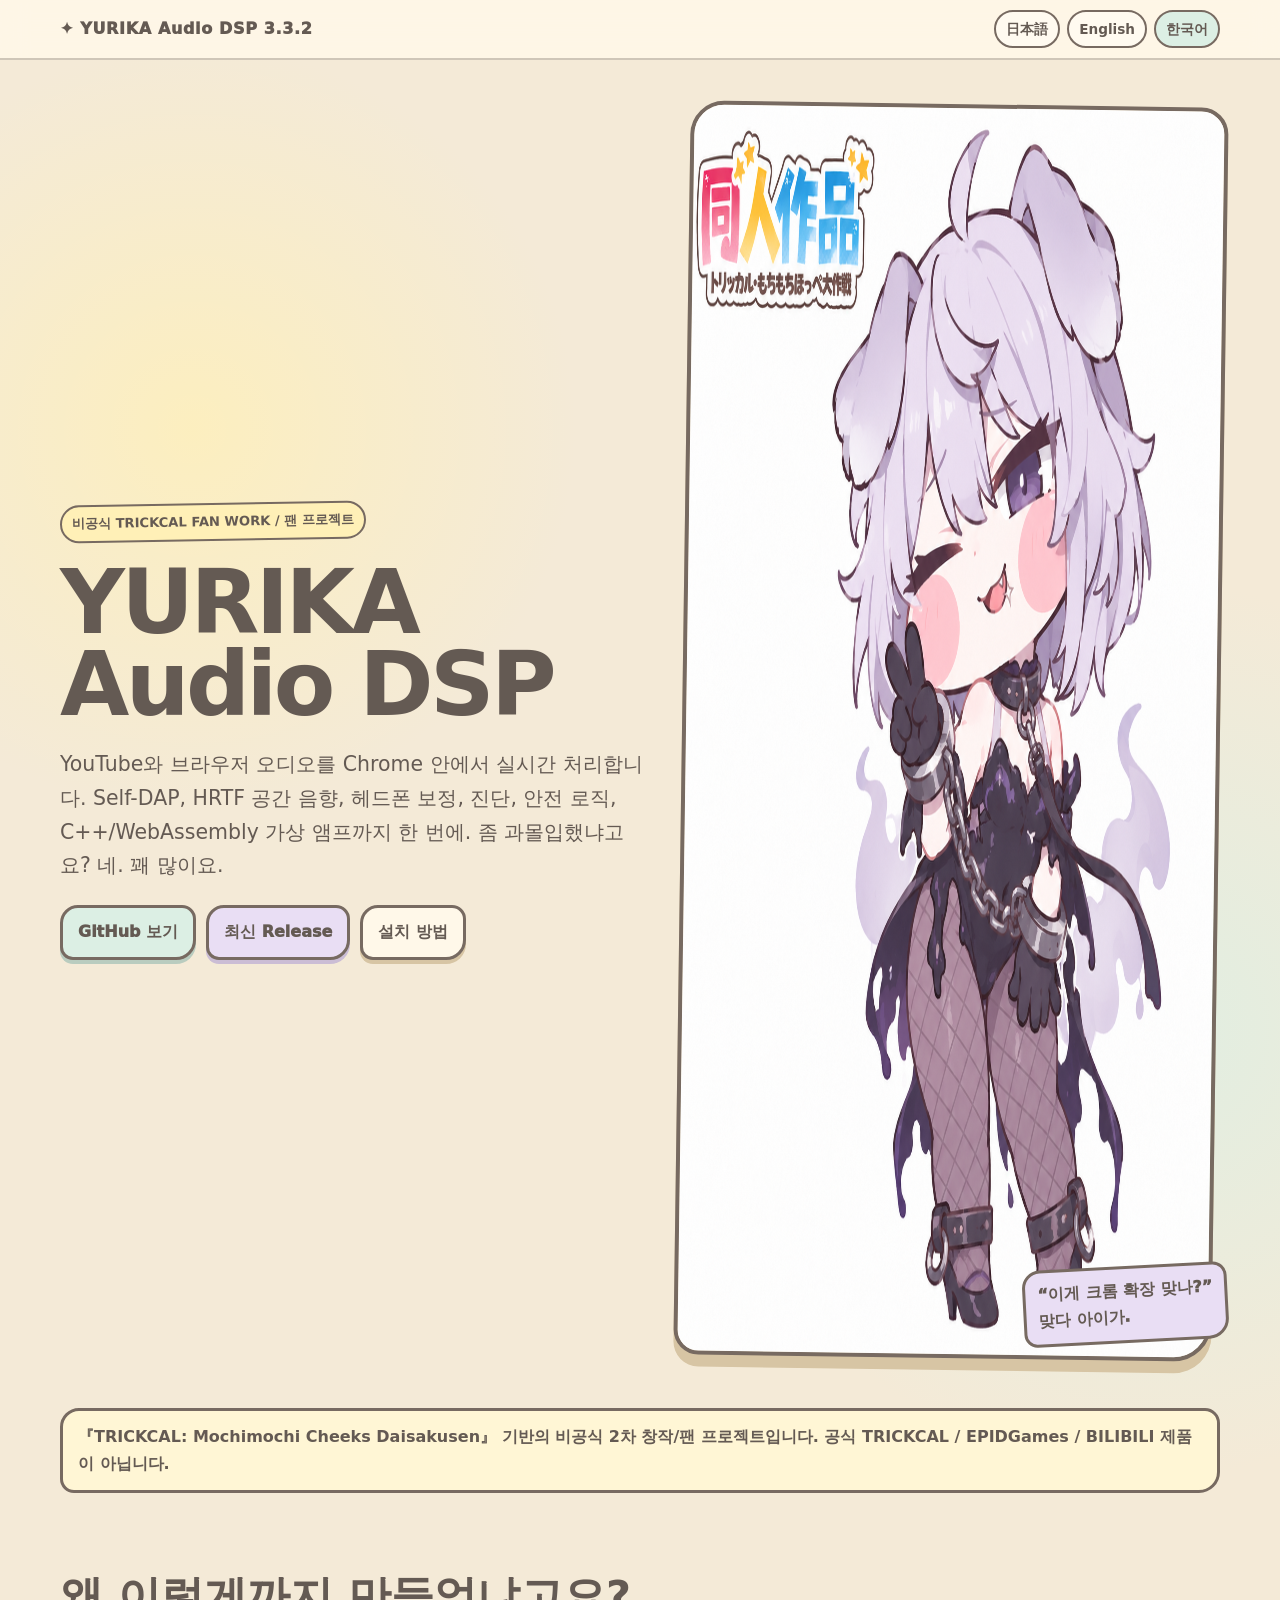
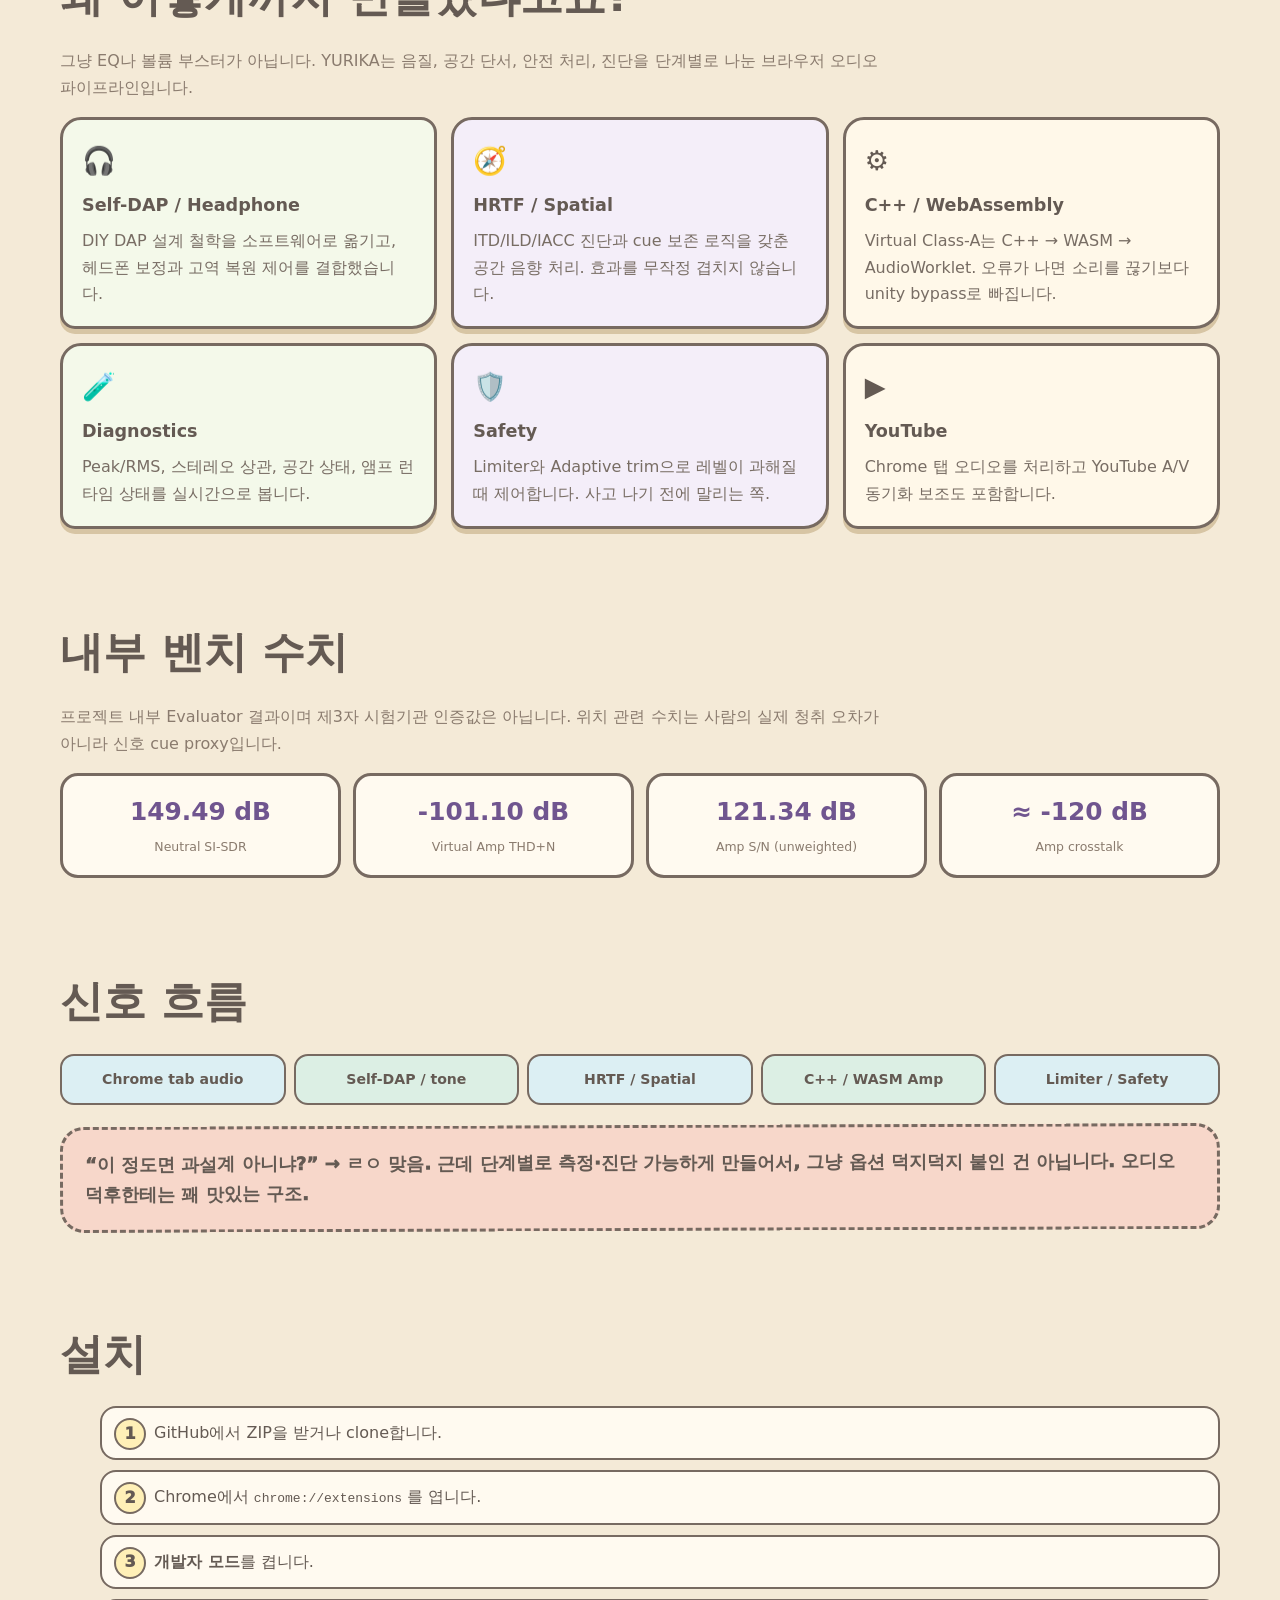
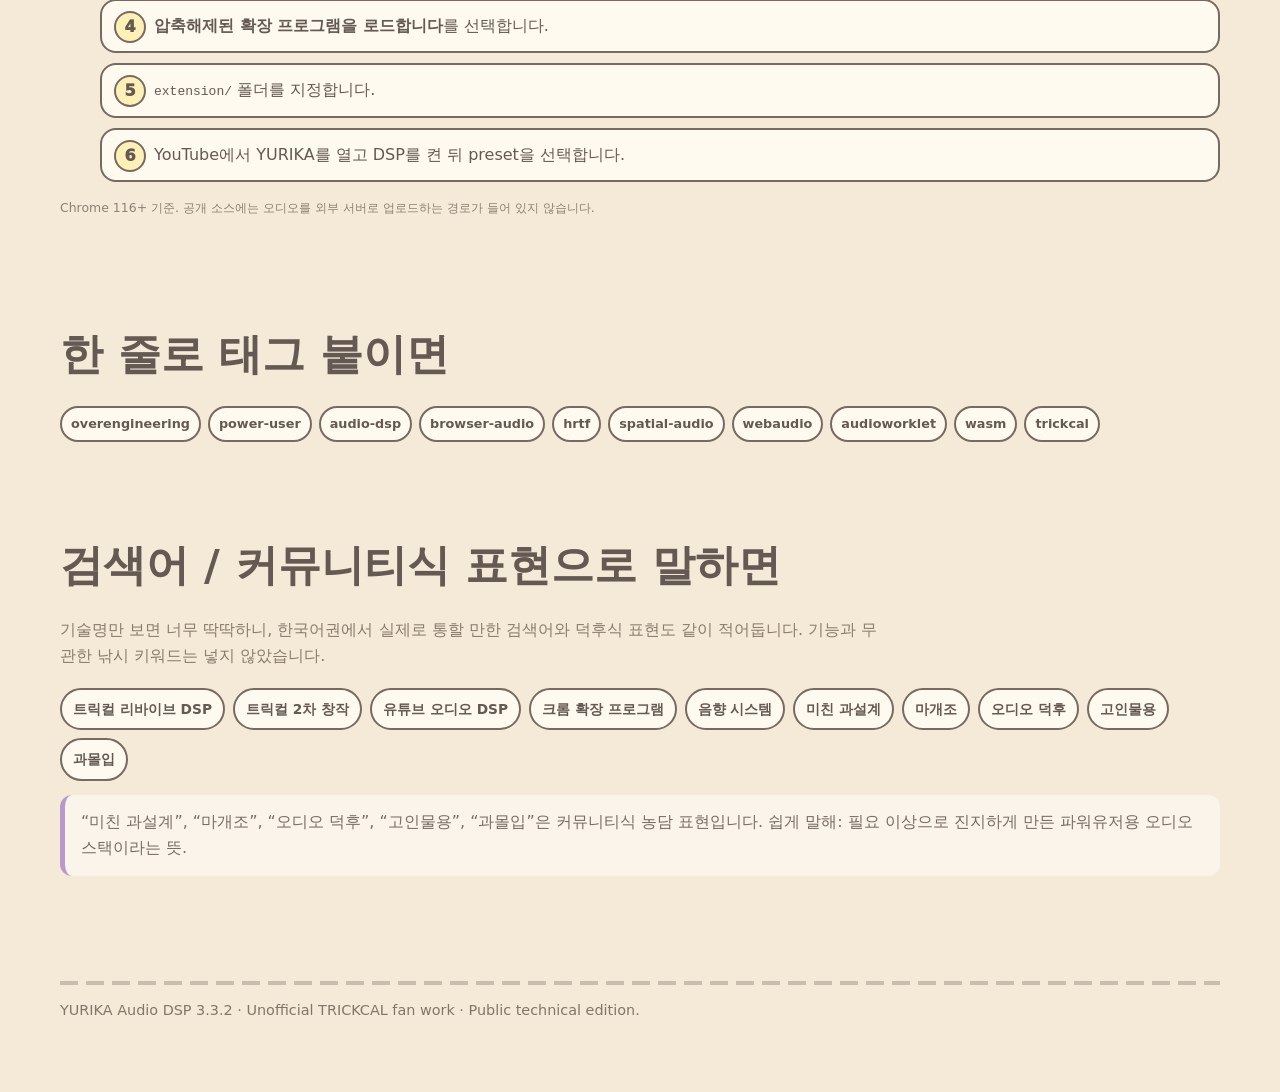
<file: docs/ko.html>
<!DOCTYPE html>
<!DOCTYPE html>

<!DOCTYPE html>

<html lang="ko">
<head>
<meta charset="utf-8"/><meta content="width=device-width,initial-scale=1" name="viewport"/>
<title>YURIKA Audio DSP | 트릭컬 리바이브 2차 창작 · YouTube 오디오 DSP · Chrome 확장</title>
<meta content="트릭컬 리바이브 비공식 2차 창작이자 YouTube용 실시간 Chrome 음향 시스템. Self-DAP, HRTF 공간음향, 헤드폰 처리, WebAudio/AudioWorklet, C++/WASM 가상 앰프를 합친 미친 과설계급 오디오 DSP." name="description"/>
<meta content="트릭컬, 트릭컬 리바이브, 트릭컬 2차 창작, 팬 프로젝트, DSP, 오디오 DSP, 음향 시스템, 크롬 확장 프로그램, Chrome 확장, YouTube, 유튜브, HRTF, 공간 음향, 바이노럴 오디오, 헤드폰 오디오, WebAudio, AudioWorklet, WebAssembly, WASM, 가상 앰프, 고음질, 미친 과설계, 마개조, 오디오 덕후, 고인물용, 과몰입, 풀세팅" name="keywords"/>
<meta content="#fff0b7" name="theme-color"/>
<link href="https://masamunekunmaxpower-coder.github.io/YURIKA-Audio-DSP/ko.html" rel="canonical"/>
<link href="https://masamunekunmaxpower-coder.github.io/YURIKA-Audio-DSP/ja.html" hreflang="ja" rel="alternate"/>
<link href="https://masamunekunmaxpower-coder.github.io/YURIKA-Audio-DSP/en.html" hreflang="en" rel="alternate"/>
<link href="https://masamunekunmaxpower-coder.github.io/YURIKA-Audio-DSP/ko.html" hreflang="ko" rel="alternate"/>
<link href="https://masamunekunmaxpower-coder.github.io/YURIKA-Audio-DSP/" hreflang="x-default" rel="alternate"/>
<link href="site.css" rel="stylesheet"/>
<meta content="website" property="og:type"/><meta content="YURIKA Audio DSP | 트릭컬 리바이브 2차 창작 · YouTube 오디오 DSP · Chrome 확장" property="og:title"/><meta content="트릭컬 리바이브 비공식 2차 창작이자 YouTube용 실시간 Chrome 음향 시스템. Self-DAP, HRTF 공간음향, 헤드폰 처리, WebAudio/AudioWorklet, C++/WASM 가상 앰프를 합친 미친 과설계급 오디오 DSP." property="og:description"/><meta content="https://masamunekunmaxpower-coder.github.io/YURIKA-Audio-DSP/ko.html" property="og:url"/><meta content="https://masamunekunmaxpower-coder.github.io/YURIKA-Audio-DSP/assets/social-preview.png" property="og:image"/>
<meta content="summary_large_image" name="twitter:card"/>
<meta content="YURIKA Audio DSP" property="og:site_name"/><meta content="1280" property="og:image:width"/><meta content="640" property="og:image:height"/><meta content="YURIKA Audio DSP social preview" property="og:image:alt"/><meta content="YURIKA Audio DSP | 트릭컬 리바이브 2차 창작 · YouTube 오디오 DSP · Chrome 확장" name="twitter:title"/><meta content="트릭컬 리바이브 비공식 2차 창작이자 YouTube용 실시간 Chrome 음향 시스템. Self-DAP, HRTF 공간음향, 헤드폰 처리, WebAudio/AudioWorklet, C++/WASM 가상 앰프를 합친 미친 과설계급 오디오 DSP." name="twitter:description"/><meta content="https://masamunekunmaxpower-coder.github.io/YURIKA-Audio-DSP/assets/social-preview.png" name="twitter:image"/><meta content="YURIKA Audio DSP social preview" name="twitter:image:alt"/><meta content="index,follow,max-image-preview:large,max-snippet:-1,max-video-preview:-1" name="robots"/><meta content="index,follow,max-image-preview:large,max-snippet:-1,max-video-preview:-1" name="googlebot"/><meta content="ko_KR" property="og:locale"/><meta content="ja_JP" property="og:locale:alternate"/><meta content="en_US" property="og:locale:alternate"/><link as="image" fetchpriority="high" href="assets/yurika-hero.png" rel="preload"/><script type="application/ld+json">{"@context":"https://schema.org","@graph":[{"@type":"WebSite","@id":"https://masamunekunmaxpower-coder.github.io/YURIKA-Audio-DSP/#website","url":"https://masamunekunmaxpower-coder.github.io/YURIKA-Audio-DSP/","name":"YURIKA Audio DSP","inLanguage":["ja","en","ko"]},{"@type":"WebPage","@id":"https://masamunekunmaxpower-coder.github.io/YURIKA-Audio-DSP/ko.html#webpage","url":"https://masamunekunmaxpower-coder.github.io/YURIKA-Audio-DSP/ko.html","name":"YURIKA Audio DSP | 트릭컬 리바이브 2차 창작 · YouTube 오디오 DSP · Chrome 확장","description":"트릭컬 리바이브 비공식 2차 창작이자 YouTube용 실시간 Chrome 음향 시스템. Self-DAP, HRTF 공간음향, 헤드폰 처리, WebAudio/AudioWorklet, C++/WASM 가상 앰프를 합친 미친 과설계급 오디오 DSP.","inLanguage":"ko","isPartOf":{"@id":"https://masamunekunmaxpower-coder.github.io/YURIKA-Audio-DSP/#website"},"primaryImageOfPage":{"@type":"ImageObject","url":"https://masamunekunmaxpower-coder.github.io/YURIKA-Audio-DSP/assets/social-preview.png","width":1280,"height":640}},{"@type":"SoftwareApplication","@id":"https://masamunekunmaxpower-coder.github.io/YURIKA-Audio-DSP/#software","name":"YURIKA Audio DSP","alternateName":["TRICKCAL DSP","YURIKA Chrome Audio DSP"],"softwareVersion":"3.3.2","applicationCategory":"MultimediaApplication","operatingSystem":"Chrome 116+","isAccessibleForFree":true,"url":"https://masamunekunmaxpower-coder.github.io/YURIKA-Audio-DSP/ko.html","codeRepository":"https://github.com/masamunekunmaxpower-coder/YURIKA-Audio-DSP","downloadUrl":"https://github.com/masamunekunmaxpower-coder/YURIKA-Audio-DSP/releases/latest","image":"https://masamunekunmaxpower-coder.github.io/YURIKA-Audio-DSP/assets/social-preview.png","inLanguage":"ko","description":"트릭컬 리바이브 비공식 2차 창작이자 YouTube용 실시간 Chrome 음향 시스템. Self-DAP, HRTF 공간음향, 헤드폰 처리, WebAudio/AudioWorklet, C++/WASM 가상 앰프를 합친 미친 과설계급 오디오 DSP.","keywords":["트릭컬","트릭컬 리바이브","트릭컬 2차 창작","팬 프로젝트","DSP","오디오 DSP","음향 시스템","크롬 확장 프로그램","Chrome 확장","YouTube","유튜브","HRTF","공간 음향","바이노럴 오디오","헤드폰 오디오","WebAudio","AudioWorklet","WebAssembly","WASM","가상 앰프","고음질","미친 과설계","마개조","오디오 덕후","고인물용","과몰입","풀세팅"],"featureList":["Real-time Chrome tab audio DSP","Self-DAP","HRTF spatial audio","Binaural/headphone processing","WebAudio and AudioWorklet","C++/WebAssembly virtual amplifier","YouTube A/V synchronization helper","Limiter and adaptive safety","Live diagnostics"]}]}</script><link href="assets/favicon-48.png" rel="icon" sizes="48x48" type="image/png"/><link href="assets/favicon-96.png" rel="icon" sizes="96x96" type="image/png"/><link href="assets/favicon-192.png" rel="icon" sizes="192x192" type="image/png"/><link href="site.webmanifest" rel="manifest"/></head><body><div class="topbar"><div class="wrap nav"><div class="brand">✦ YURIKA Audio DSP 3.3.2</div><div class="langs"><a class="lang" href="ja.html">日本語</a><a class="lang" href="en.html">English</a><a class="lang active" href="ko.html">한국어</a></div></div></div>
<main><div class="wrap hero"><div><span class="kicker">비공식 TRICKCAL FAN WORK / 팬 프로젝트</span><h1>YURIKA<br/>Audio DSP</h1><p class="lead">YouTube와 브라우저 오디오를 Chrome 안에서 실시간 처리합니다. Self-DAP, HRTF 공간 음향, 헤드폰 보정, 진단, 안전 로직, C++/WebAssembly 가상 앰프까지 한 번에. 좀 과몰입했냐고요? 네. 꽤 많이요.</p><div class="cta"><a class="btn" href="https://github.com/masamunekunmaxpower-coder/YURIKA-Audio-DSP">GitHub 보기</a><a class="btn alt" href="https://github.com/masamunekunmaxpower-coder/YURIKA-Audio-DSP/releases/latest">최신 Release</a><a class="btn soft" href="#install">설치 방법</a></div></div><div class="hero-art"><img alt="YURIKA Audio DSP 팬 아트" decoding="async" fetchpriority="high" height="1254" loading="eager" src="assets/yurika-hero.png" width="1254"/><div class="sticker">“이게 크롬 확장 맞나?”<br/>맞다 아이가.</div></div></div>
<div class="wrap"><div class="notice">『TRICKCAL: Mochimochi Cheeks Daisakusen』 기반의 비공식 2차 창작/팬 프로젝트입니다. 공식 TRICKCAL / EPIDGames / BILIBILI 제품이 아닙니다.</div></div>
<section class="section"><div class="wrap"><h2>왜 이렇게까지 만들었냐고요?</h2><p class="section-intro">그냥 EQ나 볼륨 부스터가 아닙니다. YURIKA는 음질, 공간 단서, 안전 처리, 진단을 단계별로 나눈 브라우저 오디오 파이프라인입니다.</p><div class="grid"><article class="card"><span class="icon">🎧</span><h3>Self-DAP / Headphone</h3><p>DIY DAP 설계 철학을 소프트웨어로 옮기고, 헤드폰 보정과 고역 복원 제어를 결합했습니다.</p></article><article class="card"><span class="icon">🧭</span><h3>HRTF / Spatial</h3><p>ITD/ILD/IACC 진단과 cue 보존 로직을 갖춘 공간 음향 처리. 효과를 무작정 겹치지 않습니다.</p></article><article class="card"><span class="icon">⚙️</span><h3>C++ / WebAssembly</h3><p>Virtual Class-A는 C++ → WASM → AudioWorklet. 오류가 나면 소리를 끊기보다 unity bypass로 빠집니다.</p></article><article class="card"><span class="icon">🧪</span><h3>Diagnostics</h3><p>Peak/RMS, 스테레오 상관, 공간 상태, 앰프 런타임 상태를 실시간으로 봅니다.</p></article><article class="card"><span class="icon">🛡️</span><h3>Safety</h3><p>Limiter와 Adaptive trim으로 레벨이 과해질 때 제어합니다. 사고 나기 전에 말리는 쪽.</p></article><article class="card"><span class="icon">▶️</span><h3>YouTube</h3><p>Chrome 탭 오디오를 처리하고 YouTube A/V 동기화 보조도 포함합니다.</p></article></div></div></section>
<section class="section"><div class="wrap"><h2>내부 벤치 수치</h2><p class="section-intro">프로젝트 내부 Evaluator 결과이며 제3자 시험기관 인증값은 아닙니다. 위치 관련 수치는 사람의 실제 청취 오차가 아니라 신호 cue proxy입니다.</p><div class="metrics">
<div class="metric"><strong>149.49 dB</strong><span>Neutral SI-SDR</span></div>
<div class="metric"><strong>-101.10 dB</strong><span>Virtual Amp THD+N</span></div>
<div class="metric"><strong>121.34 dB</strong><span>Amp S/N (unweighted)</span></div>
<div class="metric"><strong>≈ -120 dB</strong><span>Amp crosstalk</span></div>
</div></div></section>
<section class="section"><div class="wrap"><h2>신호 흐름</h2><div class="pipeline"><div class="step">Chrome tab audio</div><div class="step">Self-DAP / tone</div><div class="step">HRTF / Spatial</div><div class="step">C++ / WASM Amp</div><div class="step">Limiter / Safety</div></div><div class="slang" style="margin-top:20px">“이 정도면 과설계 아니냐?” → ㄹㅇ 맞음. 근데 단계별로 측정·진단 가능하게 만들어서, 그냥 옵션 덕지덕지 붙인 건 아닙니다. 오디오 덕후한테는 꽤 맛있는 구조.</div></div></section>
<section class="section" id="install"><div class="wrap"><h2>설치</h2><ol class="install"><li>GitHub에서 ZIP을 받거나 clone합니다.</li><li>Chrome에서 <code>chrome://extensions</code> 를 엽니다.</li><li><strong>개발자 모드</strong>를 켭니다.</li><li><strong>압축해제된 확장 프로그램을 로드합니다</strong>를 선택합니다.</li><li><code>extension/</code> 폴더를 지정합니다.</li><li>YouTube에서 YURIKA를 열고 DSP를 켠 뒤 preset을 선택합니다.</li></ol><p class="tiny">Chrome 116+ 기준. 공개 소스에는 오디오를 외부 서버로 업로드하는 경로가 들어 있지 않습니다.</p></div></section>
<section class="section"><div class="wrap"><h2>한 줄로 태그 붙이면</h2><div class="tags"><span class="tag">overengineering</span><span class="tag">power-user</span><span class="tag">audio-dsp</span><span class="tag">browser-audio</span><span class="tag">hrtf</span><span class="tag">spatial-audio</span><span class="tag">webaudio</span><span class="tag">audioworklet</span><span class="tag">wasm</span><span class="tag">trickcal</span></div></div></section>
</main><section class="section search-community" id="search-community"><div class="wrap"><h2>검색어 / 커뮤니티식 표현으로 말하면</h2><p class="section-intro">기술명만 보면 너무 딱딱하니, 한국어권에서 실제로 통할 만한 검색어와 덕후식 표현도 같이 적어둡니다. 기능과 무관한 낚시 키워드는 넣지 않았습니다.</p><div class="search-chips"><span class="search-chip">트릭컬 리바이브 DSP</span><span class="search-chip">트릭컬 2차 창작</span><span class="search-chip">유튜브 오디오 DSP</span><span class="search-chip">크롬 확장 프로그램</span><span class="search-chip">음향 시스템</span><span class="search-chip">미친 과설계</span><span class="search-chip">마개조</span><span class="search-chip">오디오 덕후</span><span class="search-chip">고인물용</span><span class="search-chip">과몰입</span></div><p class="slang-note">“미친 과설계”, “마개조”, “오디오 덕후”, “고인물용”, “과몰입”은 커뮤니티식 농담 표현입니다. 쉽게 말해: 필요 이상으로 진지하게 만든 파워유저용 오디오 스택이라는 뜻.</p></div></section><footer class="footer"><div class="wrap"><hr class="divider"/><p>YURIKA Audio DSP 3.3.2 · Unofficial TRICKCAL fan work · Public technical edition.</p></div></footer></body></html>
</file>
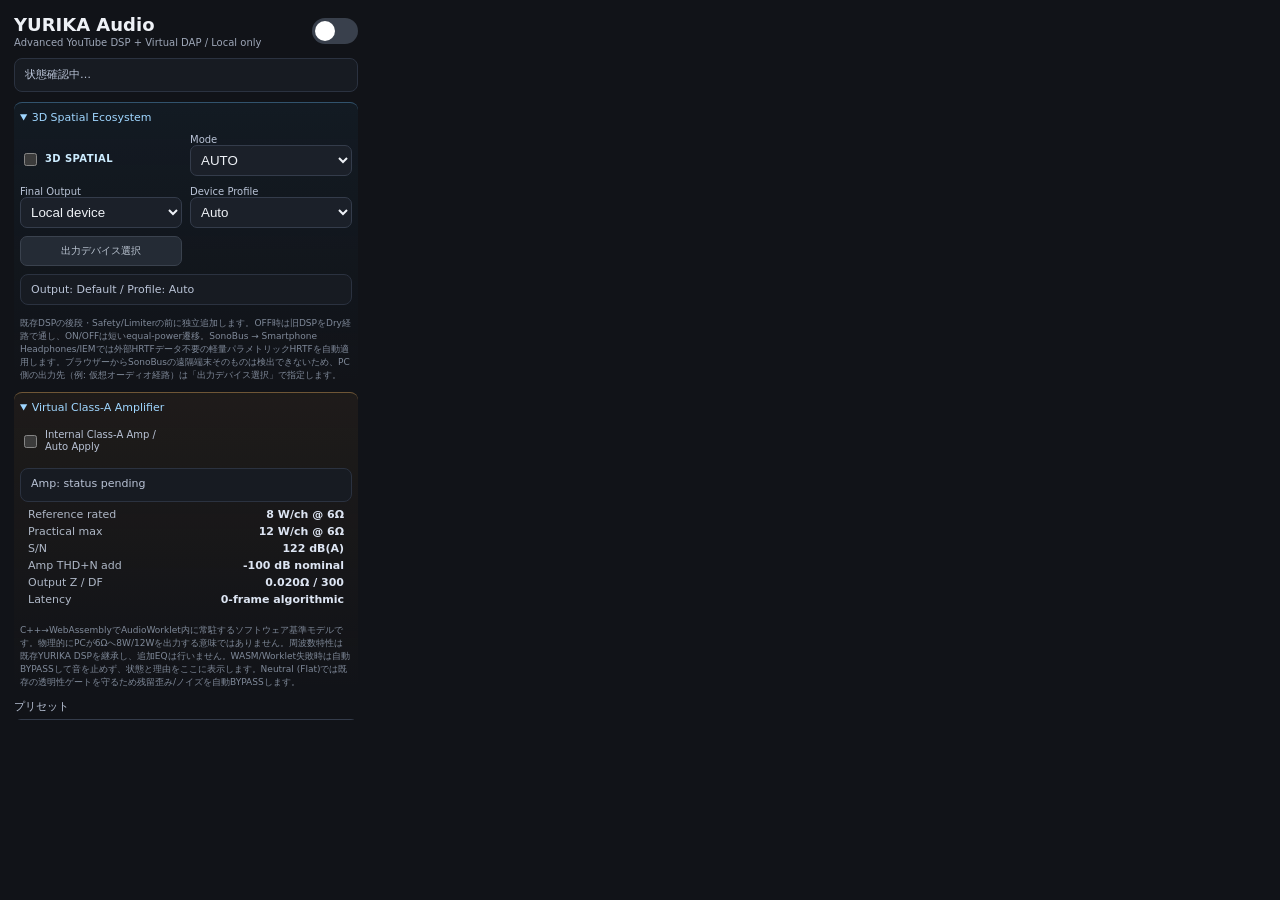
<file: extension/popup.html>
<!doctype html>
<html lang="ja">
<head>
  <meta charset="utf-8">
  <meta name="viewport" content="width=device-width, initial-scale=1">
  <title>YURIKA Audio DSP</title>
  <link rel="stylesheet" href="popup.css">
</head>
<body>
  <main>
    <header>
      <div><h1>YURIKA Audio</h1><p>Advanced YouTube DSP + Virtual DAP / Local only</p></div>
      <label class="switch" aria-label="音質改善のオンオフ"><input id="enabled" type="checkbox"><span></span></label>
    </header>

    <section class="status" id="status">状態確認中…</section>


    <details open class="spatial-panel">
      <summary>3D Spatial Ecosystem</summary>
      <section class="row">
        <label class="check spatial-master"><input id="spatialEnabled" type="checkbox"> 3D SPATIAL</label>
        <label>Mode<select id="spatialMode"><option value="auto">AUTO</option><option value="natural">NATURAL</option><option value="wide">WIDE</option><option value="deep">DEEP</option></select></label>
      </section>
      <section class="row">
        <label>Final Output<select id="spatialOutputTarget">
          <option value="local">Local device</option><option value="sonobus-mobile-headphones">SonoBus → Smartphone Headphones/IEM</option><option value="sonobus-mobile-speaker">SonoBus → Smartphone Speaker</option>
        </select></label>
        <label>Device Profile<select id="spatialDeviceProfile">
          <option value="auto">Auto</option><option value="generic-headphone">Generic Headphone</option><option value="generic-iem">Generic IEM</option><option value="generic-earbuds">Generic Earbuds</option><option value="generic-stereo-speaker">Stereo Speaker</option><option value="laptop-speaker">Laptop Speaker</option><option value="tv">TV</option><option value="bluetooth-speaker">Bluetooth Speaker</option><option value="studio-monitor">Studio Monitor</option><option value="sennheiser-hd600">HD600</option><option value="sony-wh1000xm5">WH-1000XM5</option><option value="airpods-family">AirPods family</option><option value="sonobus-mobile-binaural">SonoBus Mobile Binaural</option><option value="remote-smartphone-speaker">Remote Smartphone Speaker</option>
        </select></label>
        <button id="spatialSelectOutput" type="button" class="secondary">出力デバイス選択</button>
      </section>
      <section class="status" id="spatialOutputState">Output: Default / Profile: Auto</section>
      <p class="note">既存DSPの後段・Safety/Limiterの前に独立追加します。OFF時は旧DSPをDry経路で通し、ON/OFFは短いequal-power遷移。SonoBus → Smartphone Headphones/IEMでは外部HRTFデータ不要の軽量パラメトリックHRTFを自動適用します。ブラウザーからSonoBusの遠隔端末そのものは検出できないため、PC側の出力先（例: 仮想オーディオ経路）は「出力デバイス選択」で指定します。</p>
    </details>

    <details open class="virtual-amp-panel">
      <summary>Virtual Class-A Amplifier</summary>
      <section class="row">
        <label class="check"><input id="virtualAmpEnabled" type="checkbox"> Internal Class-A Amp / Auto Apply</label>
      </section>
      <section class="status" id="virtualAmpState">Amp: status pending</section>
      <div class="amp-spec-grid">
        <span>Reference rated</span><strong>8 W/ch @ 6Ω</strong>
        <span>Practical max</span><strong>12 W/ch @ 6Ω</strong>
        <span>S/N</span><strong>122 dB(A)</strong>
        <span>Amp THD+N add</span><strong>-100 dB nominal</strong>
        <span>Output Z / DF</span><strong>0.020Ω / 300</strong>
        <span>Latency</span><strong>0-frame algorithmic</strong>
      </div>
      <p class="note">C++→WebAssemblyでAudioWorklet内に常駐するソフトウェア基準モデルです。物理的にPCが6Ωへ8W/12Wを出力する意味ではありません。周波数特性は既存YURIKA DSPを継承し、追加EQは行いません。WASM/Worklet失敗時は自動BYPASSして音を止めず、状態と理由をここに表示します。Neutral (Flat)では既存の透明性ゲートを守るため残留歪み/ノイズを自動BYPASSします。</p>
    </details>

    <section>
      <label class="label" for="preset">プリセット</label>
      <select id="preset">
        <option value="flat">Neutral (Flat)</option><option value="clean">Clean</option><option value="music">Music</option>
        <option value="voice">Voice</option><option value="night">Night</option><option value="studio">Studio Hi-Res</option>
        <option value="immersive">Immersive</option><option value="selfdap">Self DAP Reference</option><option value="custom" hidden>Custom</option>
      </select>
      <p class="layer-note">プリセットは調整の土台として固定されます。EQ / Advanced DSPを微調整しても選択中のプリセット名とVirtual DAP / Self DAP / Perspective設定は保持されます。</p>
    </section>

    <details open>
      <summary>基本音質</summary>
      <section class="sliders compact">
        <label>低域 <output id="bassDbOut">0 dB</output><input id="bassDb" type="range" min="-6" max="6" step="0.1"></label>
        <label>厚み <output id="warmthDbOut">0 dB</output><input id="warmthDb" type="range" min="-6" max="6" step="0.1"></label>
        <label>明瞭度 <output id="clarityDbOut">0 dB</output><input id="clarityDb" type="range" min="-6" max="6" step="0.1"></label>
        <label>空気感 <output id="airDbOut">0 dB</output><input id="airDb" type="range" min="-6" max="6" step="0.1"></label>
        <label>出力 <output id="outputDbOut">0 dB</output><input id="outputDb" type="range" min="-12" max="6" step="0.1"></label>
      </section>
    </details>

    <details open>
      <summary>Advanced DSP</summary>
      <section class="sliders compact">
        <label>解像感 Detail <output id="detailOut">0</output><input id="detail" type="range" min="0" max="100" step="0.1"></label>
        <label>広がり Width <output id="widthOut">0</output><input id="width" type="range" min="0" max="100" step="0.1"></label>
        <label>リアリティ <output id="realityOut">0</output><input id="reality" type="range" min="0" max="100" step="0.1"></label>
        <label>ノイズ抑制 <output id="noiseReductionOut">0</output><input id="noiseReduction" type="range" min="0" max="100" step="0.1"></label>
        <label>周波数補正 <output id="spectralFillOut">0</output><input id="spectralFill" type="range" min="0" max="100" step="0.1"></label>
      </section>
    </details>

    <details open>
      <summary>Perspective Depth / 遠近法</summary>
      <section class="row">
        <label class="check"><input id="perspectiveEnabled" type="checkbox"> Perspective</label>
        <label class="dap-strength">奥行き <output id="perspectiveDepthOut">0</output><input id="perspectiveDepth" type="range" min="0" max="100" step="0.1"></label>
      </section>
      <p class="note">Widthが左右方向、Perspectiveが前後方向です。直達音を保ちながら、低域を切った暗めの初期反射を少量だけ並列追加して奥行きを作ります。個々の楽器や声を分離して距離指定する機能ではありません。</p>
    </details>

    <details open>
      <summary>Virtual DAP Output</summary>
      <section class="row">
        <label>DAPモード
          <select id="dapMode">
            <option value="off">Off</option>
            <option value="reference">Reference</option>
            <option value="warm">Warm</option>
            <option value="natural">Natural Stage</option>
            <option value="tube">Tube</option>
          </select>
        </label>
        <label class="dap-strength">強度 <output id="dapStrengthOut">0</output><input id="dapStrength" type="range" min="0" max="100" step="0.1"></label>
      </section>
      <p class="note">Virtual DAPはブラウザ内部の仮想DAC/AMP風出力段です。Referenceはほぼ中立、Warmは穏やかな低域/高域傾斜、Natural Stageは低域中心のクロスフィード、Tubeはごく軽い倍音を加えます。OSの仮想サウンドデバイスや実機DAP/DACの完全再現ではありません。</p>
    </details>

    <details open>
      <summary>自作DAPシステム</summary>
      <section class="row">
        <label class="check"><input id="selfDapEnabled" type="checkbox"> Self DAP Model</label>
        <label>高域補完
          <select id="selfDapRestoration"><option value="off">Off</option><option value="auto">Spectrum Auto</option><option value="on">On</option></select>
        </label>
      </section>
      <section class="sliders compact">
        <label>Self DAP 強度 <output id="selfDapStrengthOut">0</output><input id="selfDapStrength" type="range" min="0" max="100" step="0.1"></label>
      </section>
      <section class="row">
        <label>補完開始帯域
          <select id="selfDapRestorationCutoffKhz"><option value="9">9 kHz</option><option value="12">12 kHz</option><option value="14">14 kHz</option><option value="16">16 kHz</option><option value="18">18 kHz</option></select>
        </label>
        <span></span>
      </section>
      <p class="note self-dap-note" title="自作DAP設計をソフトウェアへ写像。ADAU1452系M/S処理、Side 100Hz HPF、約200µs位相調整、9〜18kHz可変高域補完、低歪みDAC/OPA1622/AB級出力段の設計思想を参考にしています。物理電源・ジッタ・実DACのアナログ特性そのものを再現する機能ではありません。">自作DAP設計をもとにした高域補完モデル。スペクトルの自然なつながりを優先し、9〜18 kHzを穏やかに補完します。</p>
    </details>

    <section class="row three">
      <label>低域カット
        <select id="lowCutHz"><option value="20">20 Hz</option><option value="28">28 Hz</option><option value="35">35 Hz</option><option value="50">50 Hz</option><option value="70">70 Hz</option></select>
      </label>
      <label class="check"><input id="compressor" type="checkbox"> 音量差補正</label>
      <label class="check"><input id="hiResMode" type="checkbox"> Hi-Res / DSD-inspired</label>
    </section>

    <section class="row">
      <label class="check"><input id="adaptiveSafetyEnabled" type="checkbox"> Adaptive Safety</label>
      <span class="safety-hint">Limiter負荷が続く時だけ最大-3 dBまで自動trim</span>
    </section>

    <details open>
      <summary>Scene Dynamics / Device & Spark</summary>
      <section class="row">
        <label class="check"><input id="sceneEnabled" type="checkbox"> Auto Scene</label>
        <label>Output<select id="deviceProfile"><option value="headphone">Headphone</option><option value="stereo">Stereo Speaker</option><option value="smartphone">Smartphone</option><option value="tv">TV</option><option value="portable">Portable Speaker</option><option value="multispeaker">Multi-Speaker</option></select></label>
      </section>
      <section class="sliders compact">
        <label>Scene 強度 <output id="sceneStrengthOut">55.0</output><input id="sceneStrength" type="range" min="0" max="100" step="0.1"></label>
        <label>Dynamic Exponent <output id="sceneExponentOut">1.15</output><input id="sceneExponent" type="range" min="0.5" max="2.2" step="0.01"></label>
        <label>Scene Inertia <output id="sceneInertiaOut">65.0</output><input id="sceneInertia" type="range" min="0" max="100" step="0.1"></label>
      </section>
      <section class="row">
        <label class="check"><input id="sparkEnabled" type="checkbox"> Spark / 弾け</label>
        <label class="dap-strength">Amount <output id="sparkAmountOut">45.0</output><input id="sparkAmount" type="range" min="0" max="100" step="0.1"></label>
      </section>
      <section class="row">
        <label class="check"><input id="impactEnabled" type="checkbox"> Impact Liberation / 瞬発解放</label>
        <label class="dap-strength">Punch <output id="impactAmountOut">65.0</output><input id="impactAmount" type="range" min="0" max="100" step="0.1"></label>
      </section>
      <section class="row">
        <label class="check"><input id="seamNaturalizerEnabled" type="checkbox"> Seam Naturalizer / 継ぎ目自然化</label>
        <label class="dap-strength">Blend <output id="seamNaturalizerAmountOut">55.0</output><input id="seamNaturalizerAmount" type="range" min="0" max="100" step="0.1"></label>
      </section>
      <section class="row">
        <label class="check"><input id="transientValleyEnabled" type="checkbox"> Transient Valley / 谷型アタック</label>
        <label class="dap-strength">Contrast <output id="transientValleyAmountOut">45.0</output><input id="transientValleyAmount" type="range" min="0" max="100" step="0.1"></label>
      </section>
      <section class="row">
        <label class="check"><input id="transientEdgeEnabled" type="checkbox"> Transient Edge Accent / 鋭い縁</label>
        <label class="dap-strength">Edge <output id="transientEdgeAmountOut">35.0</output><input id="transientEdgeAmount" type="range" min="0" max="100" step="0.1"></label>
      </section>
      <section class="row">
        <label>Edge Tone<select id="transientEdgeTone"><option value="soft">Soft</option><option value="focused">Focused</option><option value="sharp">Sharp</option></select></label>
        <span class="safety-hint">元信号の2.5–8kHz成分を極短時間だけ並列強調。白色ノイズ生成ではありません。</span>
      </section>
      <section class="row">
        <label class="check"><input id="orbitKeeperEnabled" type="checkbox"> Orbit Keeper / 長期安定制御</label>
        <span class="safety-hint">監視→微修正→段階復旧→安全縮退</span>
      </section>
      <section class="row">
        <label class="check"><input id="multiSpeakerEnabled" type="checkbox"> Virtual Multi-Speaker</label>
        <label class="dap-strength">Spread <output id="multiSpeakerAmountOut">45.0</output><input id="multiSpeakerAmount" type="range" min="0" max="100" step="0.1"></label>
      </section>
      <p class="note">7軸Scene DNAを連続推定し、5段階換算で78,125セル以上の演出状態を生成します。Impact LiberationはSpark検出時だけ1.4–9kHzの並列アタック経路を開きます。Seam Naturalizerは切り貼り・無理な発音加工の疑いが強い瞬間だけ中域の輪郭を小さく平滑化し、欠損音素は生成しません。Transient Valleyはピーク後に短い谷を作って相対アタックを強め、Edge Accentは元信号由来の帯域限定マイクロバーストで縁だけを補強します。Orbit Keeperは長期運転時の監視と段階復旧を行います。音声経路は組み替えず、既存Detail / Reality / Width / Perspective係数だけを制御します。Smartphoneは低域の無理な増幅を避け、70 Hz級の保護と中低域の知覚的な厚みを優先します。Virtual Multi-Speakerは2ch上の空間レンダリングで、実5.1出力を偽装しません。</p>
    </details>

    <details open>
      <summary>Voice Material / Headphone Adaptation</summary>
      <section class="row">
        <label class="check"><input id="voiceMaterialEnabled" type="checkbox"> Voice Material Engine</label>
        <label>Depth<select id="voiceDepthMode"><option value="shallow">Shallow / 浅い</option><option value="normal">Normal / 普通</option><option value="deep">Deep / 深い</option></select></label>
      </section>
      <section class="sliders compact">
        <label>Voice Amount <output id="voiceMaterialAmountOut">55.0</output><input id="voiceMaterialAmount" type="range" min="0" max="100" step="0.1"></label>
        <label>Transparency <output id="voiceTransparencyOut">45.0</output><input id="voiceTransparency" type="range" min="0" max="100" step="0.1"></label>
        <label>Voice Air <output id="voiceAirOut">35.0</output><input id="voiceAir" type="range" min="0" max="100" step="0.1"></label>
      </section>
      <p class="note">Vocaloid / 人声を二値判定せず、speech-band・息成分・時間安定度から連続的な voiceConfidence / syntheticTendency を推定します。人物識別は行いません。Deepは単純なピッチ下げではなく、胸部感・奥行き・短い初期反射を増やします。</p>
      <section class="row">
        <label class="check"><input id="headphoneCorrectionEnabled" type="checkbox"> Headphone Model Correction</label>
        <label>Model<select id="headphoneModel"><option value="generic-neutral">Generic / No correction</option><option value="sennheiser-hd600">Sennheiser HD 600</option><option value="sony-wh1000xm5">Sony WH-1000XM5</option></select></label>
      </section>
      <section class="sliders compact"><label>Correction Strength <output id="headphoneCorrectionStrengthOut">100.0</output><input id="headphoneCorrectionStrength" type="range" min="0" max="100" step="0.1"></label></section>
      <section class="row">
        <button id="autoDetectHeadphone" type="button">Auto Detect Output</button>
        <button id="headphoneTestTone" type="button">Test Signal</button>
      </section>
      <section class="row">
        <label class="check"><input id="headphoneCalibrationEnabled" type="checkbox"> Measurement Calibration</label>
        <label>Calibration <output id="headphoneCalibrationStrengthOut">100.0</output><input id="headphoneCalibrationStrength" type="range" min="0" max="100" step="0.1"></label>
      </section>
      <section class="row">
        <button id="headphoneCalibrate" type="button">Measure &amp; Calibrate</button>
        <button id="headphoneCalibrationReset" type="button">Reset Calibration</button>
      </section>
      <p id="headphoneAutoState" class="note">Output: not selected / calibration: profile only</p>
      <p class="note">Auto Detectはブラウザの出力選択ダイアログから得られた機器名を型番DBへ照合します。未知の型番はGenericへ安全に戻します。Test Signalだけでは物理周波数特性は測れません。Measure &amp; Calibrateは測定マイク/カプラをイヤーカップ近傍に置く実測モードで、8帯域の相対補正を各±3 dB以内に制限します。普通のPC/ヘッドセットマイクでは精度保証しません。</p>
      <section class="row">
        <label class="check"><input id="hrtfEnabled" type="checkbox"> HRTF Virtualization</label>
        <label>HRTF<select id="hrtfProfile"><option value="natural">Natural</option><option value="near">Near</option><option value="wide">Wide</option><option value="front">Front Focus</option></select></label>
      </section>
      <section class="sliders compact"><label>HRTF Amount <output id="hrtfAmountOut">45.0</output><input id="hrtfAmount" type="range" min="0" max="100" step="0.1"></label></section>
      <p class="note">型番補正はヘッドホン機種の周波数補正、HRTFは人間側の空間伝達です。両者を別系統で扱います。内蔵HRTFは汎用近似で、個人耳介を測定したPersonalized HRTFではありません。型番補正はOutput=Headphone時のみ有効です。</p>
    </details>

    <details>
      <summary>Precision / Virtual DAC Matrix</summary>
      <section class="row">
        <label>DAC profile
          <select id="dacMatrixMode"><option value="off">Off</option><option value="neutral">Neutral</option><option value="akm-inspired">AKM-inspired</option><option value="ess-inspired">ESS-inspired</option><option value="ti-slow-inspired">TI Slow-inspired</option><option value="fusion">Fusion</option></select>
        </label>
        <label class="dap-strength">強度 <output id="dacMatrixStrengthOut">0.0</output><input id="dacMatrixStrength" type="range" min="0" max="100" step="0.1"></label>
      </section>
      <section class="sliders compact">
        <label>AKM比率 <output id="dacAkmWeightOut">34.0</output><input id="dacAkmWeight" type="range" min="0" max="100" step="0.1"></label>
        <label>ESS比率 <output id="dacEssWeightOut">33.0</output><input id="dacEssWeight" type="range" min="0" max="100" step="0.1"></label>
        <label>TI比率 <output id="dacTiWeightOut">33.0</output><input id="dacTiWeight" type="range" min="0" max="100" step="0.1"></label>
      </section>
      <p class="note">DAC Matrixは実DACチップの電気特性そのものではなく、フィルター傾向・微小倍音・出力ヘッドルームを組み合わせるデジタルプロファイルです。Fusion時のみ3比率を正規化して混合します。</p>
    </details>

    <details>
      <summary>Room / ARTNOVION-inspired Engine</summary>
      <section class="row">
        <label class="check"><input id="roomEnabled" type="checkbox"> Room Engine</label>
        <label>Mode<select id="roomMode"><option value="balanced">Balanced</option><option value="absorption">Absorption</option><option value="diffusion">Diffusion</option><option value="bass-control">Bass Control</option><option value="off">Off</option></select></label>
      </section>
      <section class="sliders compact"><label>Amount <output id="roomAmountOut">0.0</output><input id="roomAmount" type="range" min="0" max="100" step="0.1"></label></section>
      <p class="note">物理吸音材・拡散材・ベーストラップを再現するものではありません。吸音/拡散/低域制御の設計目的を、低量の初期反射と帯域制御へ写像した仮想音場です。</p>
    </details>

    <details>
      <summary>Integrity Engine / Transmission・Power・Ground</summary>
      <section class="row">
        <label class="check"><input id="integrityEnabled" type="checkbox"> Integrity</label>
        <label>Mode<select id="integrityMode"><option value="transparent">Transparent</option><option value="network-stable">Network Stable</option><option value="ground-reference">Ground Reference</option><option value="stabilizer">Digital Stabilizer</option><option value="off">Off</option></select></label>
      </section>
      <section class="sliders compact"><label>Strength <output id="integrityStrengthOut">0.0</output><input id="integrityStrength" type="range" min="0" max="100" step="0.1"></label></section>
      <p class="note">English Electric / SAEC / ロジウム電源 / Crystal Eop-G / Ortofon / PB-HR3000 / CS-3Kの物理効果を偽装せず、DC基準・パラメータ平滑化・watchdog・透明伝送というソフト側の対応可能部分へ変換します。</p>
    </details>

    <details open>
      <summary>Auto Level / ワンタッチ音圧</summary>
      <section class="row">
        <label class="check"><input id="autoLevelEnabled" type="checkbox"> AUTO LEVEL</label>
        <label>Target<select id="autoLevelProfile"><option value="quiet">Quiet -24 dBFS RMS</option><option value="reference">Reference -20</option><option value="dj">DJ -16</option><option value="custom">Custom</option></select></label>
      </section>
      <section class="sliders compact"><label>Custom target <output id="autoLevelTargetDbfsOut">-20.0 dBFS</output><input id="autoLevelTargetDbfs" type="range" min="-30" max="-12" step="0.1"></label></section>
      <section class="button-grid"><button id="autoQuiet">Quiet</button><button id="autoReference">Reference</button><button id="autoDj">DJ Level</button><button id="autoOff" class="secondary">Auto OFF</button></section>
      <p class="note">物理dB SPLではなく、デジタルRMSを基準に最大+6 / -12 dBでゆっくり補正します。LimiterとAdaptive Safetyが後段で保護します。</p>
    </details>

    <details open>
      <summary>Spatial Telemetry / Reflection / A-V / Multi-Tab</summary>
      <section class="row">
        <label class="check"><input id="spatialTelemetryEnabled" type="checkbox"> ITD / ILD / IACC 診断</label>
        <label class="check"><input id="reflectionCharacterEnabled" type="checkbox"> Reflection Character</label>
      </section>
      <section class="sliders compact">
        <label>Reflection <output id="reflectionCharacterAmountOut">35.0</output><input id="reflectionCharacterAmount" type="range" min="0" max="100" step="0.1"></label>
        <label>Character<select id="reflectionCharacterMode"><option value="subtle">Subtle</option><option value="balanced">Balanced</option><option value="lively">Lively</option></select></label>
      </section>
      <section class="row"><label class="check"><input id="avSyncEnabled" type="checkbox"> A/V Delay補正</label></section>
      <section class="sliders compact"><label>Audio delay <output id="avSyncDelayMsOut">0.0 ms</output><input id="avSyncDelayMs" type="range" min="0" max="150" step="0.1"></label></section>
      <p class="note">Reflection Characterは壁の物理反射率を変えません。A/V補正は音声が映像より先行するときだけ追加遅延で合わせます。OFF時は保存済みDelay値を実遅延・診断値へ加算しません。</p>
      <section class="status" id="cpuSchedulerState">CPU scheduler: --</section>
      <section class="status mix-action-status" id="mixActionStatus" data-state="idle">Mix操作: 待機中</section>
      <div id="multiTabList" class="diagnostics"></div>
      <button id="refreshTabs" class="secondary">YouTubeタブ一覧を更新</button>
      <p class="note">各YouTubeタブを独立ON/OFFできます。ただしChromeのtabCapture仕様上、背景タブをいきなりキャプチャはできません。未登録タブは一度そのタブを前面に出してYURIKAを開くとCapture Readyになります。同時処理上限はCPU論理プロセッサ数から保守的に決めます。ブラウザのAudioWorkletを特定CPUコアへ固定する機能ではありません。</p>
    </details>

    <details>
      <summary>DJ 2-Deck Mixer</summary>
      <section class="button-grid"><button id="armDeckA">現在タブ → Deck A</button><button id="armDeckB">現在タブ → Deck B</button><button id="stopDeckA" class="secondary">A解除</button><button id="stopDeckB" class="secondary">B解除</button></section>
      <section class="row"><label class="check"><input id="djEnabled" type="checkbox"> DJ Mix</label><span id="deckState" class="safety-hint">A: -- / B: --</span></section>
      <section class="sliders compact">
        <label>Crossfader A ←→ B <output id="djCrossfaderOut">0.0</output><input id="djCrossfader" type="range" min="-100" max="100" step="0.1"></label>
        <label>Auto Mix 時間 <output id="djAutoMixSecondsOut">8.0 s</output><input id="djAutoMixSeconds" type="range" min="1" max="60" step="0.1"></label>
        <label>Deck A Gain <output id="deckAGainDbOut">0.0 dB</output><input id="deckAGainDb" type="range" min="-18" max="12" step="0.1"></label>
        <label>Deck B Gain <output id="deckBGainDbOut">0.0 dB</output><input id="deckBGainDb" type="range" min="-18" max="12" step="0.1"></label>
        <label>A Low <output id="deckALowDbOut">0.0</output><input id="deckALowDb" type="range" min="-12" max="12" step="0.1"></label>
        <label>A Mid <output id="deckAMidDbOut">0.0</output><input id="deckAMidDb" type="range" min="-12" max="12" step="0.1"></label>
        <label>A High <output id="deckAHighDbOut">0.0</output><input id="deckAHighDb" type="range" min="-12" max="12" step="0.1"></label>
        <label>B Low <output id="deckBLowDbOut">0.0</output><input id="deckBLowDb" type="range" min="-12" max="12" step="0.1"></label>
        <label>B Mid <output id="deckBMidDbOut">0.0</output><input id="deckBMidDb" type="range" min="-12" max="12" step="0.1"></label>
        <label>B High <output id="deckBHighDbOut">0.0</output><input id="deckBHighDb" type="range" min="-12" max="12" step="0.1"></label>
      </section>
      <section class="button-grid"><button id="autoMixAB">AUTO MIX A → B</button><button id="autoMixBA">AUTO MIX B → A</button></section>
      <p class="note">Deck A/Bは現在前面にある通常Webタブを割り当てます。対象タブでYURIKAを開いた直後ならChromeのactiveTab許可を使ってArmできます。2つのタブを順番にArmして同時再生・EQ・equal-power crossfadeします。AUTO MIXは指定秒数で自動遷移します。Webページ自体の再生/一時停止やBPM/beat同期は操作しません。</p>
    </details>

    <details>
      <summary>Virtual Cartridge Lab / AFE-10-inspired</summary>
      <section class="row"><label class="check"><input id="cartridgeEnabled" type="checkbox"> Cartridge Lab</label><label>Output<select id="cartridgeMode"><option value="a">A</option><option value="b">B</option><option value="c">C</option><option value="mix">A+B+C Mix</option><option value="ab-split">A→L / B→R</option><option value="off">Off</option></select></label></section>
      <section class="cartridge-grid">
        <fieldset><legend>A</legend><label>R Ω<input id="cartridgeAResistance" type="number" min="900" max="100000" step="1"></label><label>C pF<input id="cartridgeACapacitance" type="number" min="0" max="1000" step="1"></label><label>Gain dB<input id="cartridgeAGainDb" type="number" min="-12" max="12" step="0.1"></label></fieldset>
        <fieldset><legend>B</legend><label>R Ω<input id="cartridgeBResistance" type="number" min="900" max="100000" step="1"></label><label>C pF<input id="cartridgeBCapacitance" type="number" min="0" max="1000" step="1"></label><label>Gain dB<input id="cartridgeBGainDb" type="number" min="-12" max="12" step="0.1"></label></fieldset>
        <fieldset><legend>C</legend><label>R Ω<input id="cartridgeCResistance" type="number" min="900" max="100000" step="1"></label><label>C pF<input id="cartridgeCCapacitance" type="number" min="0" max="1000" step="1"></label><label>Gain dB<input id="cartridgeCGainDb" type="number" min="-12" max="12" step="0.1"></label></fieldset>
      </section>
      <section class="sliders compact"><label>Mix A <output id="cartridgeMixAOut">100.0</output><input id="cartridgeMixA" type="range" min="0" max="100" step="0.1"></label><label>Mix B <output id="cartridgeMixBOut">0.0</output><input id="cartridgeMixB" type="range" min="0" max="100" step="0.1"></label><label>Mix C <output id="cartridgeMixCOut">0.0</output><input id="cartridgeMixC" type="range" min="0" max="100" step="0.1"></label></section>
      <section class="button-grid one"><button id="startExternal">External / Phono Input</button></section>
      <p class="note">R/CはADC後の仮想伝達モデルです。実カートリッジと負荷抵抗・容量の物理相互作用を完全再現しません。External InputはChromeのマイク/ライン入力許可を使う実験モードです。</p>
    </details>

    <details>
      <summary>Audio Diagnostics</summary>
      <section class="diagnostics" id="diagnostics">
        <div><span>Peak</span><output id="diagPeak">--</output></div>
        <div><span>RMS</span><output id="diagRms">--</output></div>
        <div><span>L/R Corr</span><output id="diagCorr">--</output></div>
        <div><span>Stereo</span><output id="diagStereo">--</output></div>
        <div><span>ITD</span><output id="diagItd">--</output></div>
        <div><span>ILD</span><output id="diagIld">--</output></div>
        <div><span>IACC</span><output id="diagIacc">--</output></div>
        <div><span>Localization cue error</span><output id="diagLocalization">--</output></div>
        <div><span>HRTF cue</span><output id="diagHrtfCue">--</output></div>
        <div><span>A/V latency</span><output id="diagAvSync">--</output></div>
        <div><span>Sessions</span><output id="diagSessions">0</output></div>
        <div><span>Auto Level</span><output id="diagAutoLevel">0.00 dB</output></div>
        <div><span>Spark Gain</span><output id="diagSparkGain">+0.000 dB</output></div>
        <div><span>Impact Branch</span><output id="diagImpact">0.000</output></div>
        <div><span>Comp Escape</span><output id="diagCompEscape">0%</output></div>
        <div><span>Seam</span><output id="diagSeam">0.000</output></div>
        <div><span>Valley</span><output id="diagValley">0.000 dB</output></div>
        <div><span>Edge</span><output id="diagEdge">0.0000</output></div>
        <div><span>Voice</span><output id="diagVoice">0.000</output></div>
        <div><span>Headphone</span><output id="diagHeadphone">--</output></div>
        <div><span>Orbit</span><output id="diagOrbit">100 / L0</output></div>
        <div><span>Effective Gain</span><output id="diagEffectiveGain">0.000 dB</output></div>
        <div><span>Safety Trim</span><output id="diagTrim">0.00 dB</output></div>
        <div><span>Limiter GR</span><output id="diagLimiter">--</output></div>
        <div><span>Supervisor</span><output id="diagSupervisor">--</output></div>
        <div><span>Scene</span><output id="diagScene">--</output></div>
        <div><span>Device</span><output id="diagDevice">--</output></div>
        <div><span>3D Spatial</span><output id="diagSpatialOn">OFF</output></div>
        <div><span>Spatial Mode</span><output id="diagSpatialMode">--</output></div>
        <div><span>Spatial Output</span><output id="diagSpatialOutput">--</output></div>
        <div><span>Spatial Profile</span><output id="diagSpatialProfile">--</output></div>
        <div><span>Spatial Channels / SR</span><output id="diagSpatialIo">--</output></div>
        <div><span>Spatial HRTF</span><output id="diagSpatialHrtf">--</output></div>
        <div><span>Spatial Strength</span><output id="diagSpatialStrength">--</output></div>
        <div><span>HRTF Cue Preserve</span><output id="diagSpatialCuePreserve">--</output></div>
        <div><span>Spatial Width/Depth</span><output id="diagSpatialShape">--</output></div>
        <div><span>Spatial Elevation</span><output id="diagSpatialElevation">--</output></div>
        <div><span>Spatial ITD/ILD</span><output id="diagSpatialCues">--</output></div>
        <div><span>Spatial Reflection</span><output id="diagSpatialReflection">--</output></div>
        <div><span>Spatial Crosstalk</span><output id="diagSpatialCrosstalk">--</output></div>
        <div><span>Spatial Added Latency</span><output id="diagSpatialLatency">--</output></div>
        <div><span>Spatial Gain Comp</span><output id="diagSpatialGain">--</output></div>
        <div><span>Spatial Headroom</span><output id="diagSpatialHeadroom">--</output></div>
        <div><span>Spatial Fallback</span><output id="diagSpatialFallback">--</output></div>
        <div><span>Virtual Amp</span><output id="diagAmpState">--</output></div>
        <div><span>Amp Backend</span><output id="diagAmpBackend">--</output></div>
        <div><span>Amp Reference Power</span><output id="diagAmpPower">--</output></div>
        <div><span>Amp THD+N Add</span><output id="diagAmpThdn">--</output></div>
        <div><span>Amp S/N</span><output id="diagAmpSnr">--</output></div>
        <div><span>Amp Added Latency</span><output id="diagAmpLatency">--</output></div>
        <div><span>Amp Fault</span><output id="diagAmpFault">none</output></div>
      </section>
      <p class="note">L/R相関は診断用です。mono-likeは「一定時間ほぼ同一波形だった」という推定で、音源そのものが常にモノラルだと断定する表示ではありません。SpatialのStrength/Width/Depth/ITD/ILD/Reflection/Headroomは設定から導出した制御値です。Peak/RMS/L/R相関は既存Diagnosticsの実測値です。Spatial Added Latencyの「0 ms*」は全信号を遅延させる直列遅延が無いという構成値で、実機I/O遅延の測定値ではありません。</p>
    </details>

    <p class="note">Adaptive Safetyは通常時は0 dBで音を変えず、Limiterが継続的に働く場合のみ前段を少し下げて潰れすぎを防ぎます。Hi-Resは96kHz AudioContextを要求し、倍音処理を4x oversamplingします。ブラウザはPCM処理のため真のDSD 1-bit再生ではありません。Detail/Reality/Frequency Fillは元音源に無い情報を復元せず、聴感を補正します。ノイズ抑制は静かな区間を中心に働きます。</p>
  </main>
  <script src="modular-core.js"></script><script src="dsp-core.js"></script><script src="adaptive-v29.js"></script><script src="headphone-profiles.js"></script><script src="spatial-device-profiles.js"></script><script src="popup.js"></script>
</body>
</html>
</file>
<file: docs/site.css>
/* YURIKA Audio public website — inspired by the original GIRO MONATIUM UI */
:root{
  --ink:#645a53; --paper:#fff8e9; --paper2:#f8f0dc; --mint:#dcefe4;
  --lilac:#e9def4; --coral:#f7d7ca; --sun:#fff0b7; --blue:#dceff3;
  --line:#776a61; --muted:#8a7b6e; --shadow:#d7c5a4;
  color-scheme:light;
}
*{box-sizing:border-box} html{scroll-behavior:smooth}
body{margin:0;background:
 radial-gradient(circle at 15% 10%,rgba(255,240,183,.75),transparent 24rem),
 radial-gradient(circle at 90% 24%,rgba(220,239,228,.8),transparent 28rem),
 #f4ead7;color:var(--ink);font-family:ui-rounded,"Hiragino Maru Gothic ProN","Yu Gothic","Noto Sans KR",system-ui,sans-serif;line-height:1.65}
a{color:inherit} .wrap{width:min(1160px,calc(100% - 30px));margin:auto}
.topbar{position:sticky;top:0;z-index:20;backdrop-filter:blur(14px);background:rgba(255,248,233,.88);border-bottom:2px solid rgba(119,106,97,.35)}
.nav{display:flex;align-items:center;justify-content:space-between;gap:12px;padding:10px 0}.brand{font-weight:1000;letter-spacing:.04em}.langs{display:flex;gap:7px;flex-wrap:wrap}.lang{padding:6px 10px;border:2px solid var(--line);border-radius:999px;background:#fffaf0;text-decoration:none;font-weight:900;font-size:.85rem}.lang.active{background:var(--mint)}
.hero{display:grid;grid-template-columns:1.05fr .95fr;gap:28px;align-items:center;padding:44px 0 26px}.kicker{display:inline-block;padding:6px 10px;border:2px solid var(--line);border-radius:999px;background:var(--sun);font-weight:900;font-size:.82rem;transform:rotate(-1deg)}
h1{font-size:clamp(2.4rem,7vw,5.6rem);line-height:.92;margin:.22em 0 .25em;letter-spacing:-.04em}.lead{font-size:clamp(1.02rem,2vw,1.28rem);max-width:44rem}.hero-art{position:relative}.hero-art img{width:100%;display:block;border:4px solid var(--line);border-radius:34px 27px 38px 25px;box-shadow:0 12px 0 var(--shadow);background:#fff;transform:rotate(.8deg)}.sticker{position:absolute;right:-8px;bottom:16px;background:var(--lilac);border:3px solid var(--line);border-radius:18px 14px 20px 13px;padding:9px 12px;font-weight:1000;transform:rotate(-3deg)}
.cta{display:flex;gap:10px;flex-wrap:wrap;margin-top:22px}.btn{display:inline-block;text-decoration:none;padding:11px 15px;border:3px solid var(--line);border-radius:18px 14px 20px 13px;background:var(--mint);box-shadow:0 4px 0 #b9ccbf;font-weight:1000}.btn.alt{background:var(--lilac);box-shadow:0 4px 0 #cbbdd5}.btn.soft{background:var(--paper);box-shadow:0 4px 0 var(--shadow)}.btn:active{transform:translateY(2px);box-shadow:0 2px 0 var(--shadow)}
.notice{margin:24px 0;padding:13px 15px;background:#fff6d5;border:3px solid var(--line);border-radius:19px 15px 21px 14px;font-weight:800}.section{padding:44px 0}.section h2{font-size:clamp(1.65rem,4vw,2.7rem);margin:0 0 16px}.section-intro{max-width:52rem;color:var(--muted)}
.grid{display:grid;grid-template-columns:repeat(3,1fr);gap:14px}.card{padding:19px;border:3px solid var(--line);border-radius:21px 16px 25px 15px;background:var(--paper);box-shadow:0 5px 0 var(--shadow);min-height:170px}.card:nth-child(3n+1){background:#f4f9ea}.card:nth-child(3n+2){background:#f4eef9}.card h3{margin:.1rem 0 .5rem;font-size:1.1rem}.card p{margin:0;color:#786d64}.icon{font-size:1.7rem;display:block;margin-bottom:7px}
.metrics{display:grid;grid-template-columns:repeat(4,1fr);gap:12px}.metric{padding:16px;border:3px solid var(--line);border-radius:18px;background:#fffaf0;text-align:center}.metric strong{display:block;font-size:1.55rem;color:#70558f}.metric span{font-size:.78rem;color:var(--muted)}
.pipeline{display:grid;grid-template-columns:repeat(5,1fr);gap:8px;align-items:stretch}.step{padding:12px 8px;border:2px solid var(--line);border-radius:14px;background:var(--blue);font-weight:900;text-align:center;font-size:.88rem}.step:nth-child(even){background:var(--mint)}
.slang{padding:20px 22px;border:3px dashed var(--line);border-radius:24px;background:var(--coral);font-size:1.13rem;font-weight:950;transform:rotate(-.2deg)}
.install{counter-reset:s}.install li{list-style:none;position:relative;padding:12px 14px 12px 52px;margin:10px 0;background:#fffaf0;border:2px solid var(--line);border-radius:16px}.install li:before{counter-increment:s;content:counter(s);position:absolute;left:12px;top:10px;width:28px;height:28px;display:grid;place-items:center;border:2px solid var(--line);border-radius:50%;background:var(--sun);font-weight:1000}
.tags{display:flex;gap:7px;flex-wrap:wrap}.tag{padding:5px 9px;border:2px solid var(--line);border-radius:999px;background:#fffaf0;font-size:.8rem;font-weight:900}
.footer{padding:35px 0 55px;color:#82756a;font-size:.9rem}.tiny{font-size:.78rem;color:#8e8176}.divider{height:4px;border:0;background:repeating-linear-gradient(90deg,var(--line),var(--line) 18px,transparent 18px,transparent 26px);opacity:.35;margin:10px 0 0}
.lang-gateway{min-height:100vh;display:grid;place-items:center;padding:30px}.gateway-card{width:min(980px,100%);display:grid;grid-template-columns:.9fr 1.1fr;gap:28px;align-items:center;background:rgba(255,248,233,.92);border:4px solid var(--line);border-radius:34px;padding:26px;box-shadow:0 10px 0 var(--shadow)}.gateway-card img{width:100%;border:3px solid var(--line);border-radius:28px}.gateway-links{display:grid;gap:10px;margin-top:20px}.gateway-links a{padding:13px;border:3px solid var(--line);border-radius:17px;background:var(--mint);text-decoration:none;font-weight:1000}.gateway-links a:nth-child(2){background:var(--lilac)}.gateway-links a:nth-child(3){background:var(--sun)}
@media(max-width:820px){.hero,.gateway-card{grid-template-columns:1fr}.hero{padding-top:28px}.grid{grid-template-columns:1fr 1fr}.metrics{grid-template-columns:1fr 1fr}.pipeline{grid-template-columns:1fr 1fr}.sticker{right:5px}}
@media(max-width:520px){.grid,.metrics,.pipeline{grid-template-columns:1fr}.nav{align-items:flex-start;flex-direction:column}h1{font-size:3rem}.wrap{width:min(100% - 20px,1160px)}}

/* SEO/community vocabulary blocks: visible context, not hidden keyword stuffing */
.search-chips{display:flex;gap:8px;flex-wrap:wrap;margin-top:18px}.search-chip{padding:8px 11px;border:2px solid var(--line);border-radius:999px;background:#fffaf0;font-weight:900;font-size:.86rem}.slang-note{margin-top:14px;padding:14px 16px;border-left:5px solid #b79acb;background:rgba(255,255,255,.48);border-radius:12px;color:#786d64}.multilingual-summary{width:min(980px,100%);margin:18px auto 0;padding:15px 18px;background:rgba(255,248,233,.9);border:3px solid var(--line);border-radius:22px;color:#786d64}.multilingual-summary p{margin:.45rem 0}
</file>
<file: extension/popup.css>
:root { color-scheme: dark; font-family: system-ui, -apple-system, "Segoe UI", sans-serif; }
* { box-sizing: border-box; }
body { margin: 0; width: 372px; background: #111318; color: #eef1f6; }
main { padding: 14px; max-height: 720px; overflow-y: auto; }
header { display:flex; justify-content:space-between; align-items:center; margin-bottom:10px; }
h1 { font-size:18px; margin:0; } header p { margin:2px 0 0; font-size:10px; color:#9da6b7; }
section { margin-top:10px; }
.status { padding:8px 10px; border:1px solid #2b3240; border-radius:8px; color:#b9c3d6; font-size:11px; background:#171b22; min-height:34px; }
.label { display:block; font-size:11px; color:#b9c3d6; margin-bottom:5px; }
select { width:100%; background:#1b2029; color:#eef1f6; border:1px solid #343c4b; border-radius:7px; padding:6px; }
details { margin-top:10px; border-top:1px solid #232a35; padding-top:7px; } summary { font-size:11px; color:#9fd6ff; cursor:pointer; user-select:none; }
.sliders label { display:grid; grid-template-columns:1fr auto; gap:3px 8px; margin:7px 0; font-size:11px; color:#cbd3e0; }
.sliders input { grid-column:1 / -1; width:100%; margin:0; }
output { color:#8fd5ff; font-variant-numeric:tabular-nums; }
.row { display:grid; grid-template-columns:1fr 1fr; gap:8px; align-items:end; }
.row.three { grid-template-columns:1.15fr 1fr 1.2fr; }
.row label { font-size:10px; color:#b9c3d6; }
.check { display:flex; align-items:center; gap:5px; min-height:34px; line-height:1.2; }
.note { font-size:9px; line-height:1.45; color:#7f8999; margin:12px 0 0; }
.switch { position:relative; display:inline-block; width:46px; height:26px; }
.switch input { display:none; }.switch span { position:absolute; inset:0; background:#39404c; border-radius:999px; cursor:pointer; transition:.18s; }
.switch span::before { content:""; position:absolute; width:20px; height:20px; left:3px; top:3px; background:white; border-radius:50%; transition:.18s; }
.switch input:checked + span { background:#368ed8; }.switch input:checked + span::before { transform:translateX(20px); }

.dap-strength { display:grid; grid-template-columns:1fr auto; gap:3px 8px; font-size:10px; color:#b9c3d6; }
.dap-strength input { grid-column:1 / -1; width:100%; margin:0; }

.layer-note { font-size:9px; line-height:1.4; color:#8fa9bf; margin:6px 1px 0; }

.safety-hint { font-size:9px; color:#8090a3; align-self:center; line-height:1.35; }
.diagnostics { display:grid; grid-template-columns:1fr 1fr; gap:6px 10px; margin-top:8px; }
.diagnostics div { display:flex; justify-content:space-between; gap:8px; padding:5px 6px; border:1px solid #29313e; border-radius:6px; background:#151a21; font-size:9px; color:#9ca8b9; }
.diagnostics output { font-size:9px; }
button { width:100%; border:1px solid #3a5066; background:#1d5f8f; color:#eef6ff; border-radius:7px; padding:7px 8px; font-size:10px; cursor:pointer; }
button.secondary { background:#242b35; border-color:#3a424e; color:#bdc7d4; }
button:active { transform:translateY(1px); }
.button-grid { display:grid; grid-template-columns:1fr 1fr; gap:6px; margin-top:8px; }
.button-grid.one { grid-template-columns:1fr; }
.cartridge-grid { display:grid; grid-template-columns:repeat(3,1fr); gap:5px; margin-top:8px; }
.cartridge-grid fieldset { min-width:0; padding:5px; border:1px solid #29313e; border-radius:6px; }
.cartridge-grid legend { font-size:9px; color:#9fd6ff; }
.cartridge-grid label { display:block; font-size:8px; color:#9ca8b9; margin:3px 0; }
.cartridge-grid input[type="number"] { width:100%; background:#151a21; color:#eef1f6; border:1px solid #343c4b; border-radius:4px; padding:3px; font-size:9px; }
.spatial-panel { border-top-color:#31536d; background:linear-gradient(180deg,rgba(27,63,88,.17),rgba(17,19,24,0)); padding:8px 6px 0; border-radius:8px; }
.spatial-master { color:#ccecff !important; font-weight:700; letter-spacing:.04em; }
#spatialOutputState { min-height:0; margin-top:8px; }

.virtual-amp-panel { border-top-color:#6f5636; background:linear-gradient(180deg,rgba(105,74,35,.15),rgba(17,19,24,0)); padding:8px 6px 0; border-radius:8px; }
.amp-spec-grid { display:grid; grid-template-columns:1fr auto; gap:4px 10px; padding:6px 8px; font-size:11px; color:#aeb7c6; }
.amp-spec-grid strong { color:#dde5f3; font-weight:600; text-align:right; }
#virtualAmpState[data-state="ok"] { border-color:#315d43; color:#bfe8cc; }
#virtualAmpState[data-state="warn"] { border-color:#6c5933; color:#ead8a9; }
#virtualAmpState[data-state="error"] { border-color:#74353a; color:#f0b7ba; }
</file>
